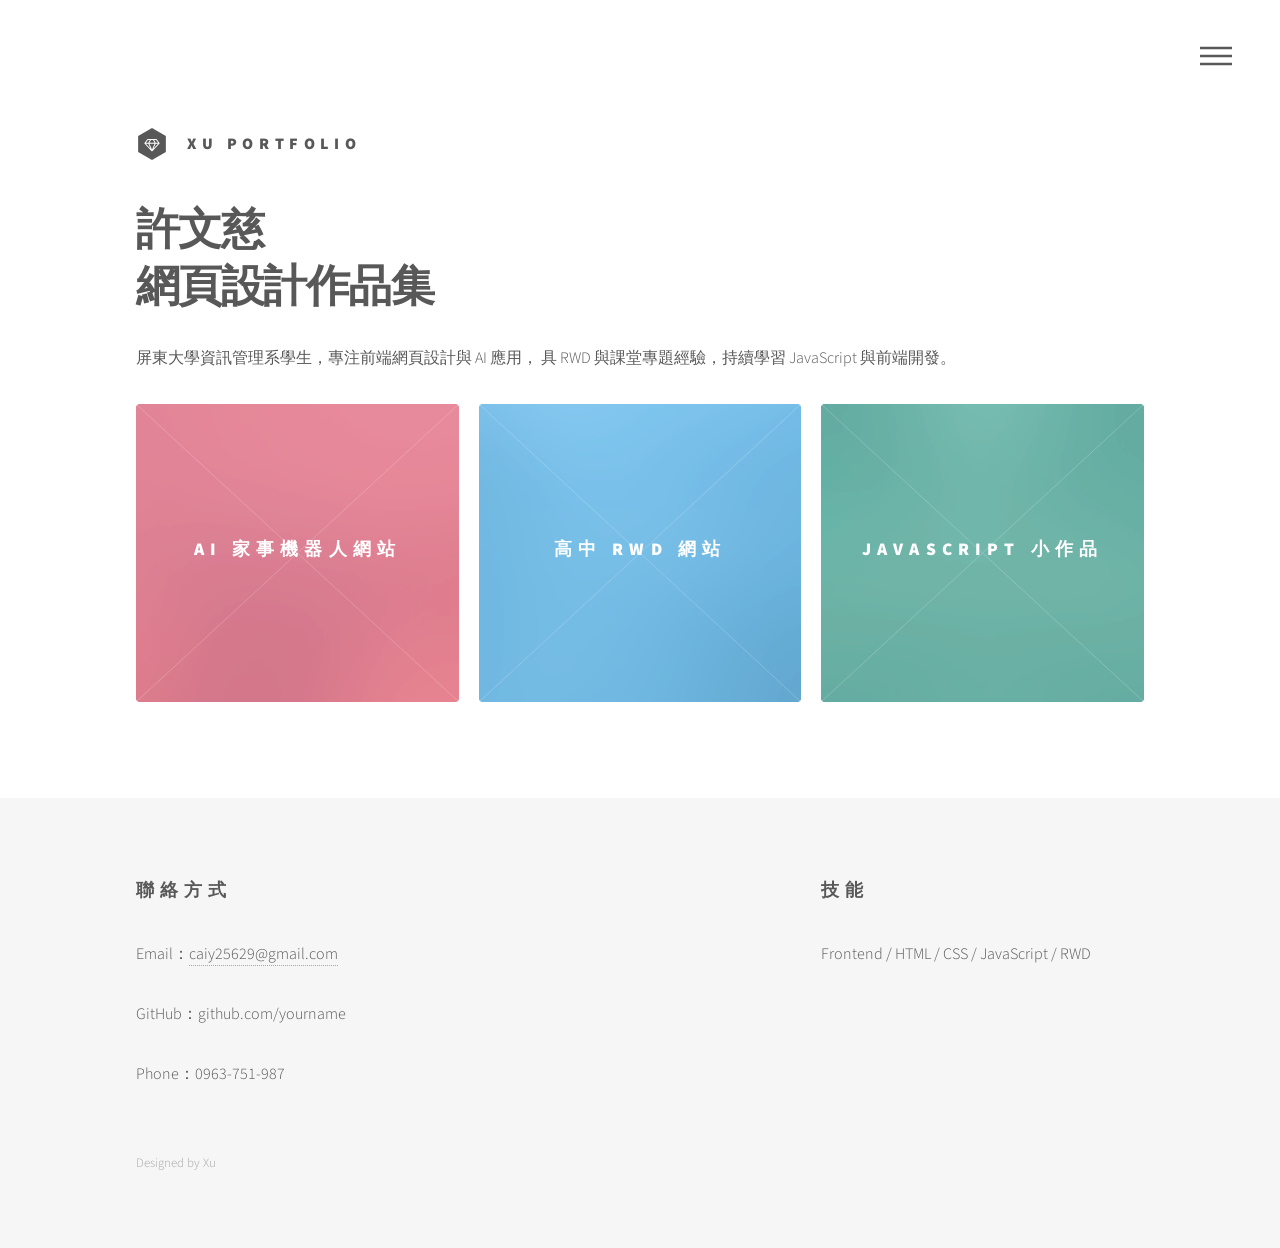
<file: index.html>
<!DOCTYPE HTML>
<html>
<head>
  <title>Portfolio</title>
  <meta charset="utf-8" />
  <meta name="viewport" content="width=device-width, initial-scale=1, user-scalable=no" />
  <link rel="stylesheet" href="assets/css/main.css" />
  <noscript><link rel="stylesheet" href="assets/css/noscript.css" /></noscript>
</head>

<body class="is-preload">

<div id="wrapper">

  <!-- Header -->
  <header id="header">
    <div class="inner">

      <a href="index.html" class="logo">
        <span class="symbol"><img src="images/logo.svg" alt="" /></span>
        <span class="title">Xu Portfolio</span>
      </a>

      <nav>
        <ul>
          <li><a href="#menu">Menu</a></li>
        </ul>
      </nav>

    </div>
  </header>

  <!-- Menu -->
  <nav id="menu">
    <h2>Menu</h2>
    <ul>
      <li><a href="index.html">Home</a></li>
    </ul>
  </nav>

  <!-- Main -->
  <div id="main">
    <div class="inner">

      <header>
        <h1>許文慈<br>網頁設計作品集</h1>
        <p>
          屏東大學資訊管理系學生，專注前端網頁設計與 AI 應用，
          具 RWD 與課堂專題經驗，持續學習 JavaScript 與前端開發。
        </p>
      </header>

      <section class="tiles">

        <!-- 作品1 -->
        <article class="style1">
          <span class="image">
            <img src="images/pic01.jpg" alt="" />
          </span>
          <a href="generic.html">
            <h2>AI 家事機器人網站</h2>
            <div class="content">
              <p>HTML / CSS / JavaScript<br>AI 概念互動展示網站</p>
            </div>
          </a>
        </article>

        <!-- 作品2 -->
        <article class="style2">
          <span class="image">
            <img src="images/pic02.jpg" alt="" />
          </span>
          <a href="generic2.html">
            <h2>高中 RWD 網站</h2>
            <div class="content">
              <p>響應式網頁設計課程作品</p>
            </div>
          </a>
        </article>

        <!-- 作品3 -->
        <article class="style3">
          <span class="image">
            <img src="images/pic03.jpg" alt="" />
          </span>
          <a href="generic3.html">
            <h2>JavaScript 小作品</h2>
            <div class="content">
              <p>ASP.NET Web Forms/資料庫練習</p>
            </div>
          </a>
        </article>

      </section>

    </div>
  </div>

  <!-- Footer -->
  <footer id="footer">
    <div class="inner">

      <section>
        <h2>聯絡方式</h2>
        <p>Email：<a href="mailto:caiy25629@gmail.com">caiy25629@gmail.com</a></p>
        <p>GitHub：github.com/yourname</p>
        <p>Phone：0963-751-987</p>
      </section>

      <section>
        <h2>技能</h2>
        <p>Frontend / HTML / CSS / JavaScript / RWD</p>
      </section>

      <ul class="copyright">
        <li>Designed by Xu</li>
      </ul>

    </div>
  </footer>

</div>

<!-- Scripts -->
<script src="assets/js/jquery.min.js"></script>
<script src="assets/js/browser.min.js"></script>
<script src="assets/js/breakpoints.min.js"></script>
<script src="assets/js/util.js"></script>
<script src="assets/js/main.js"></script>

</body>
</html>
</file>
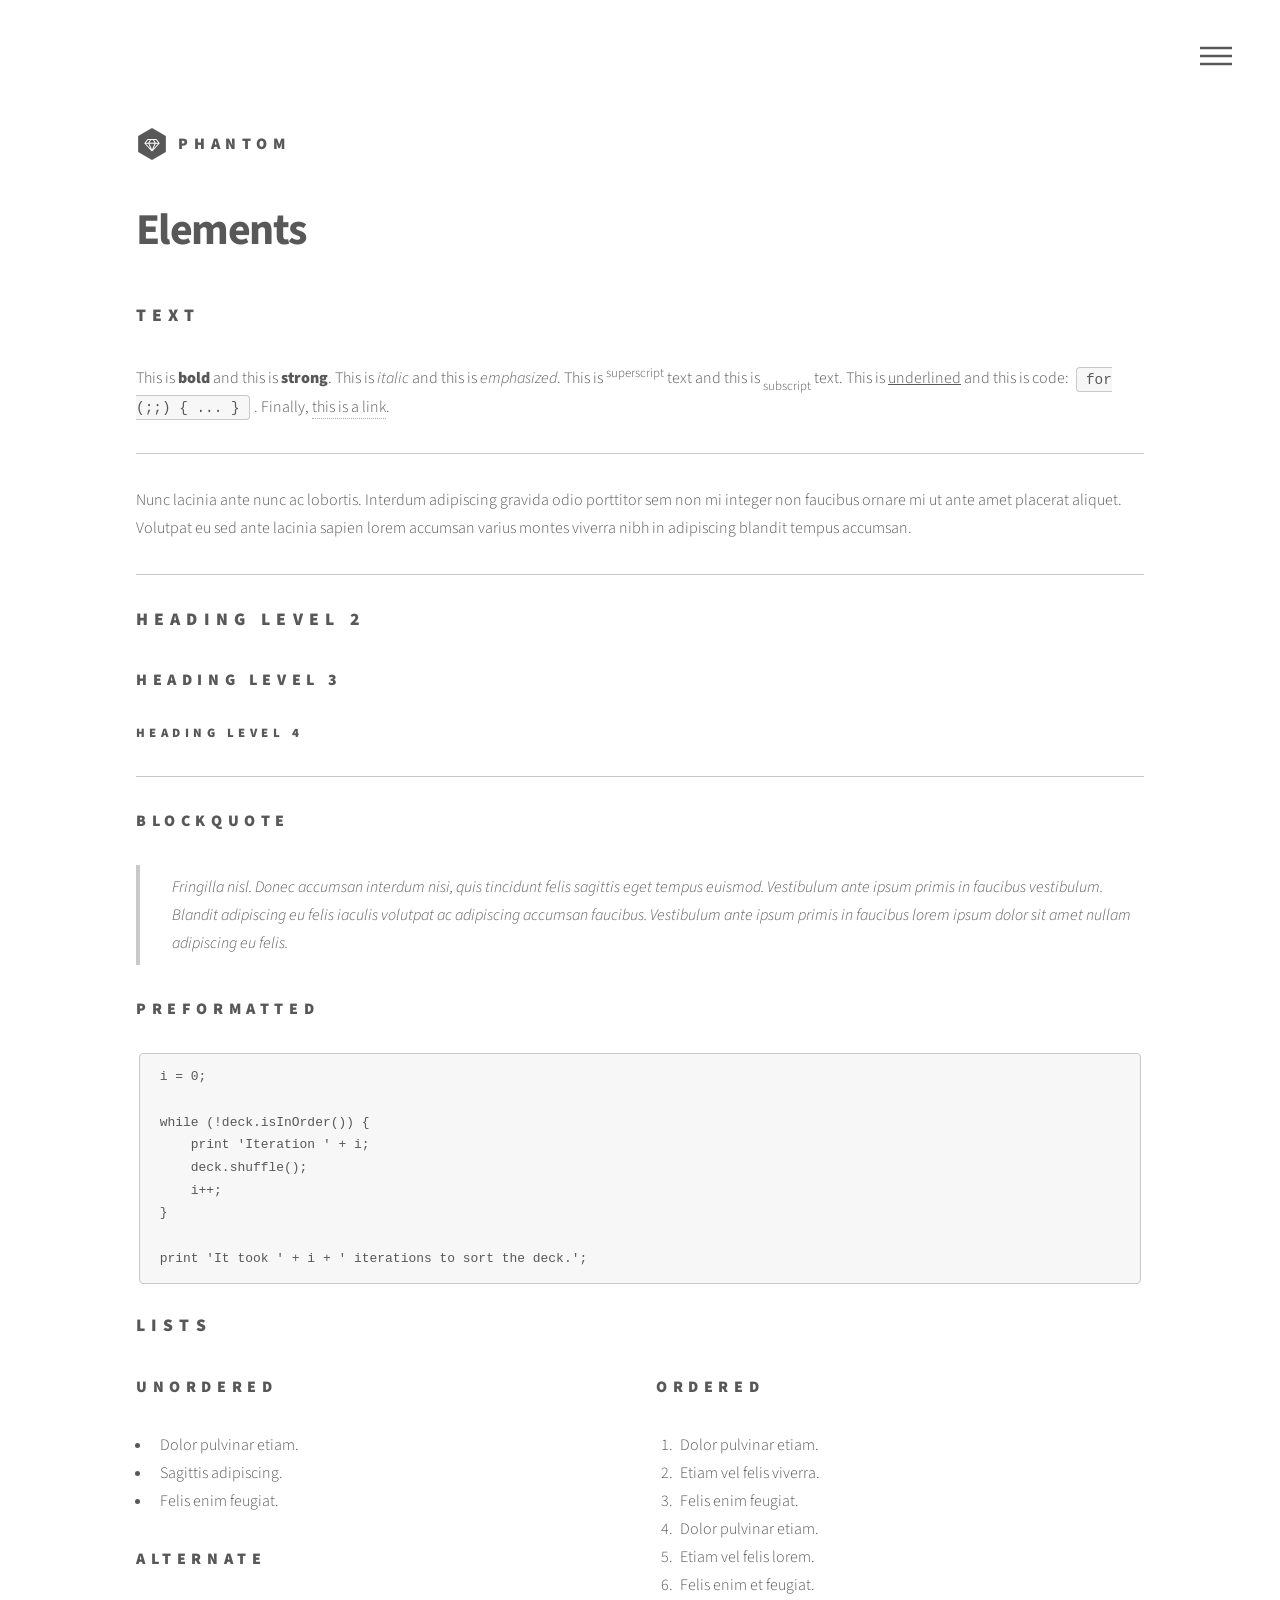
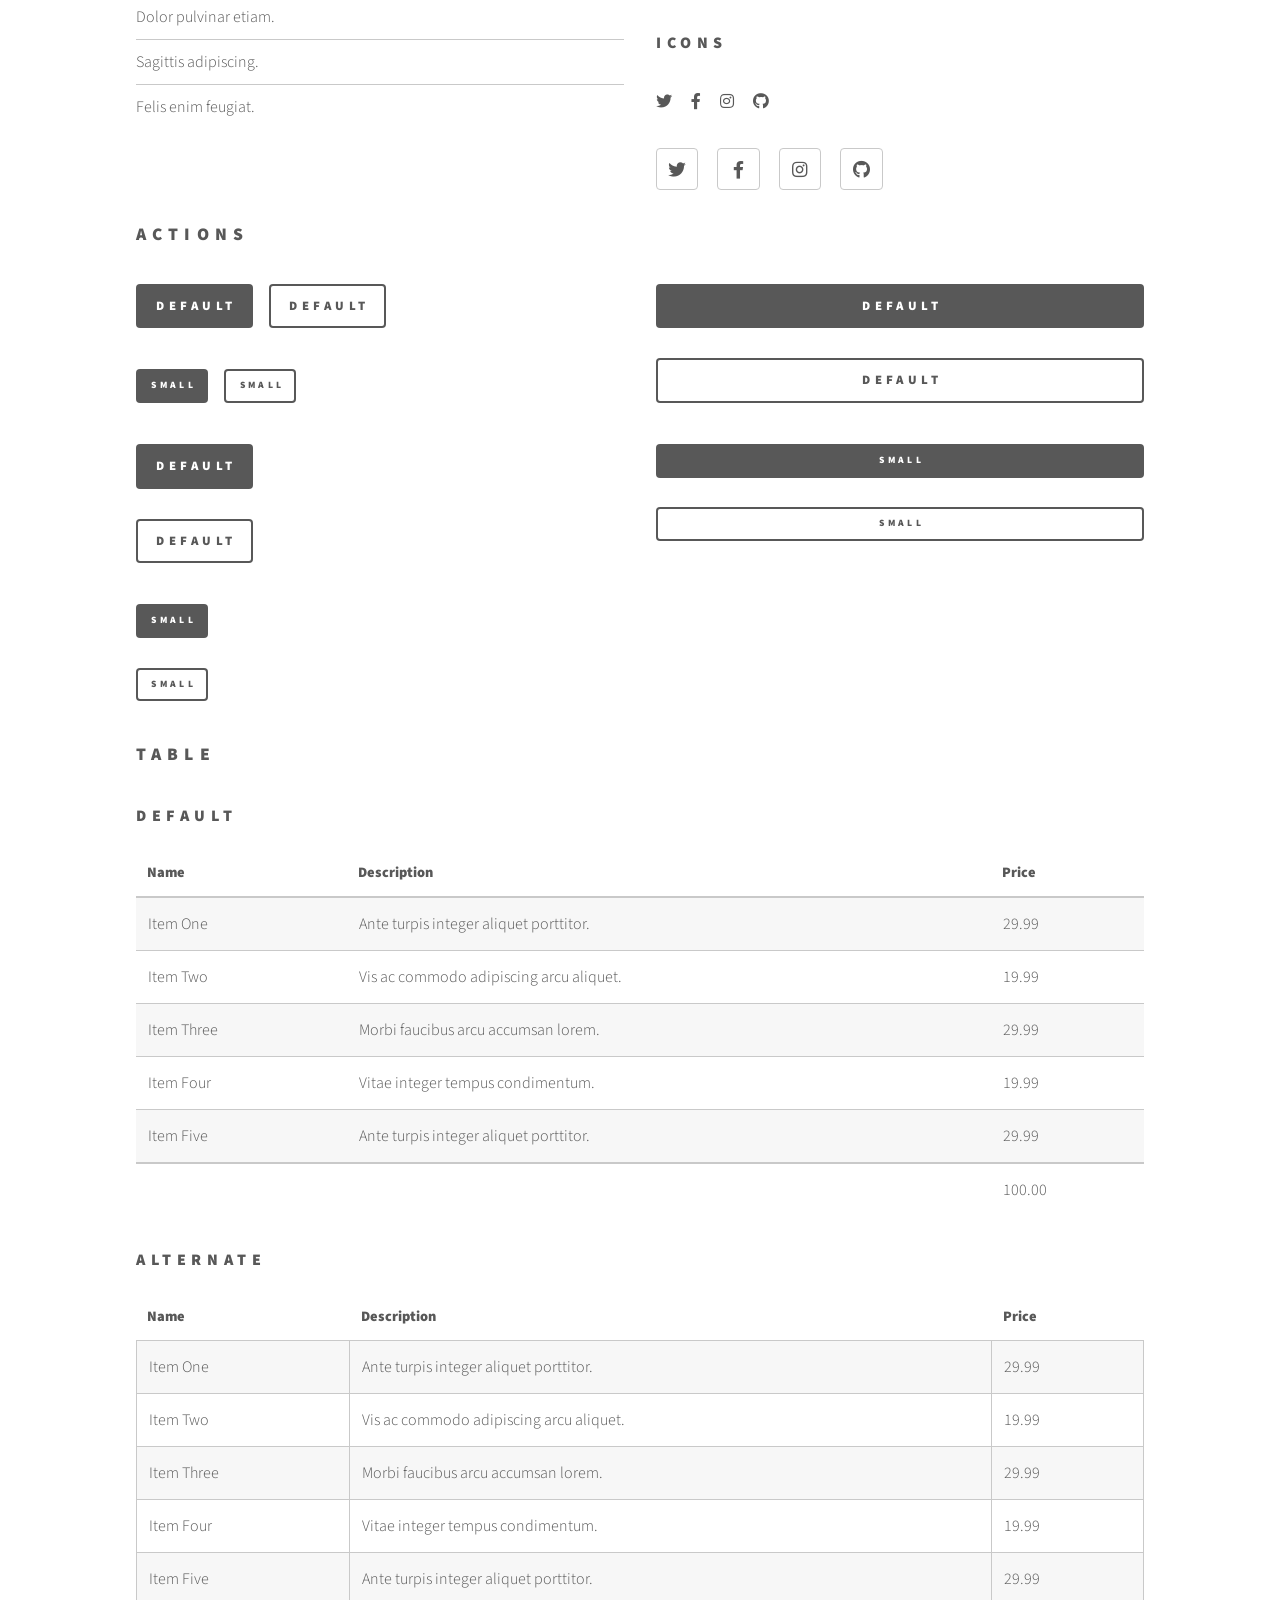
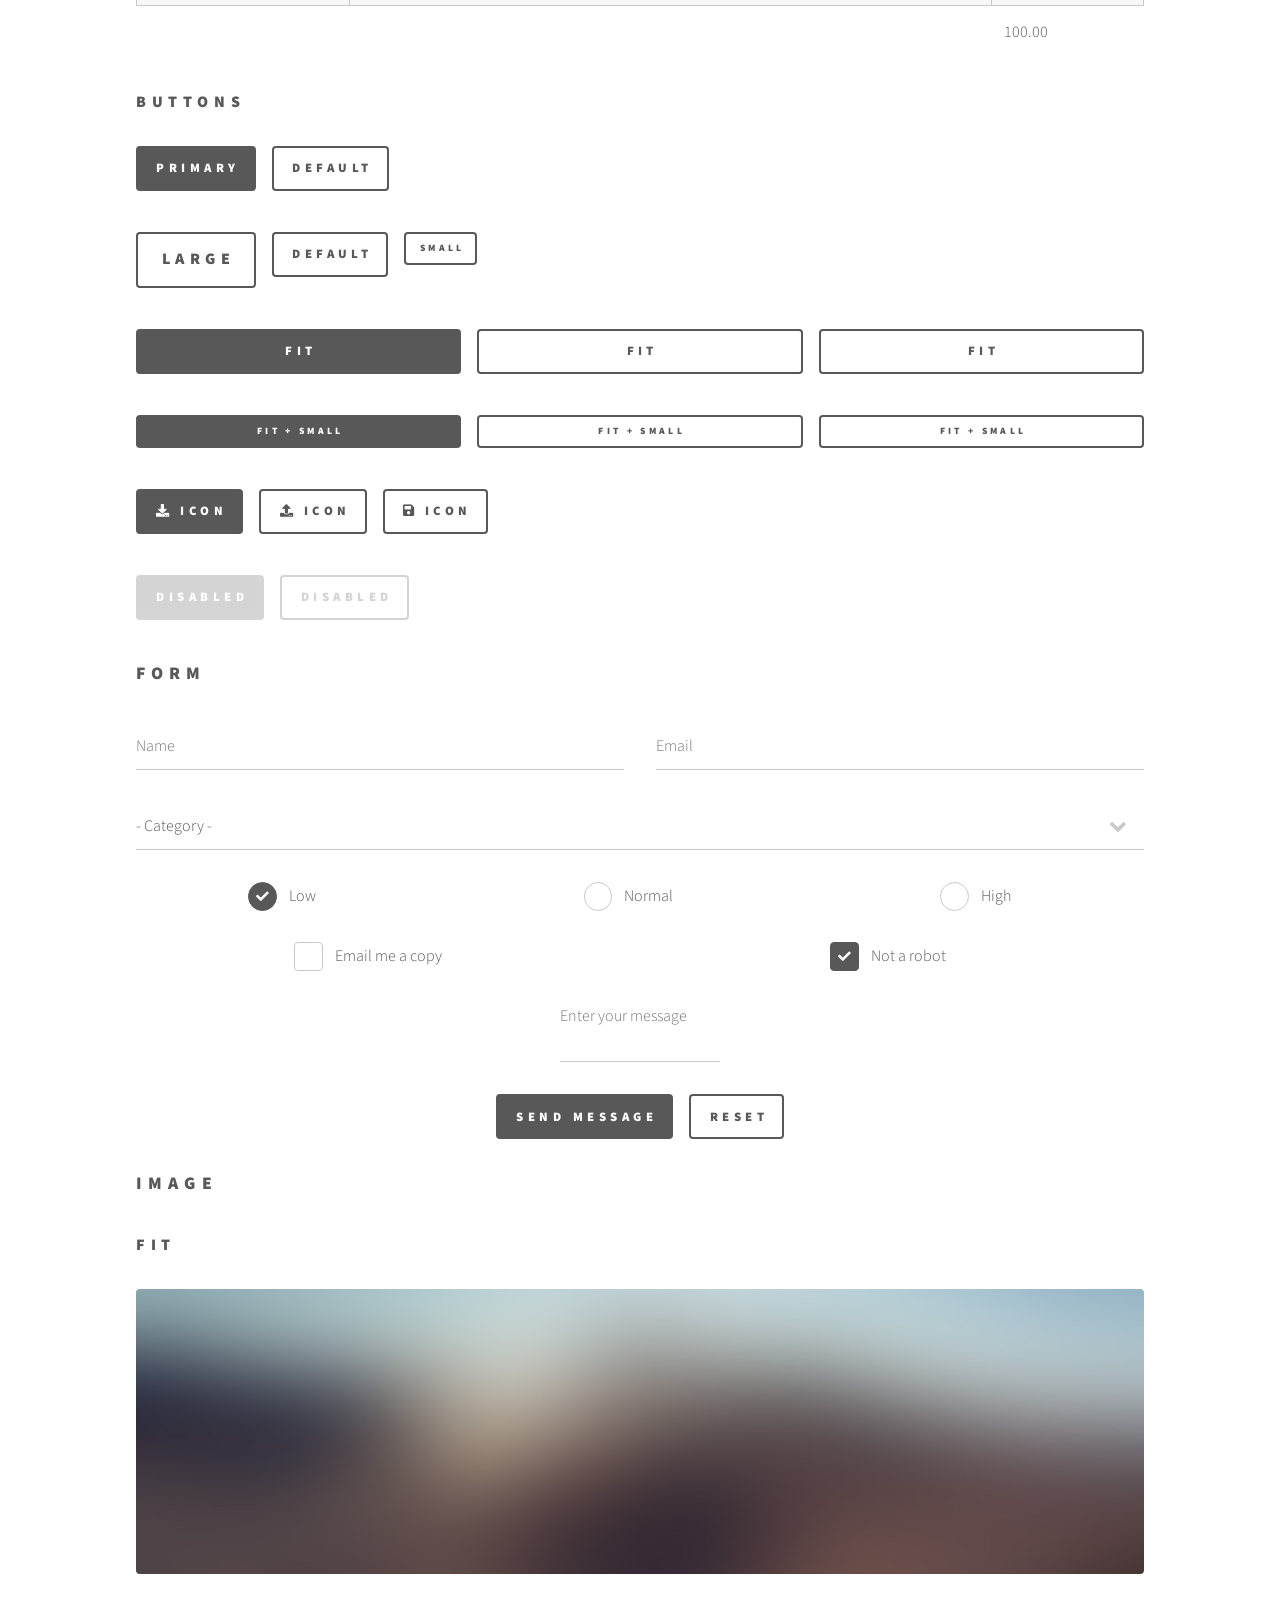
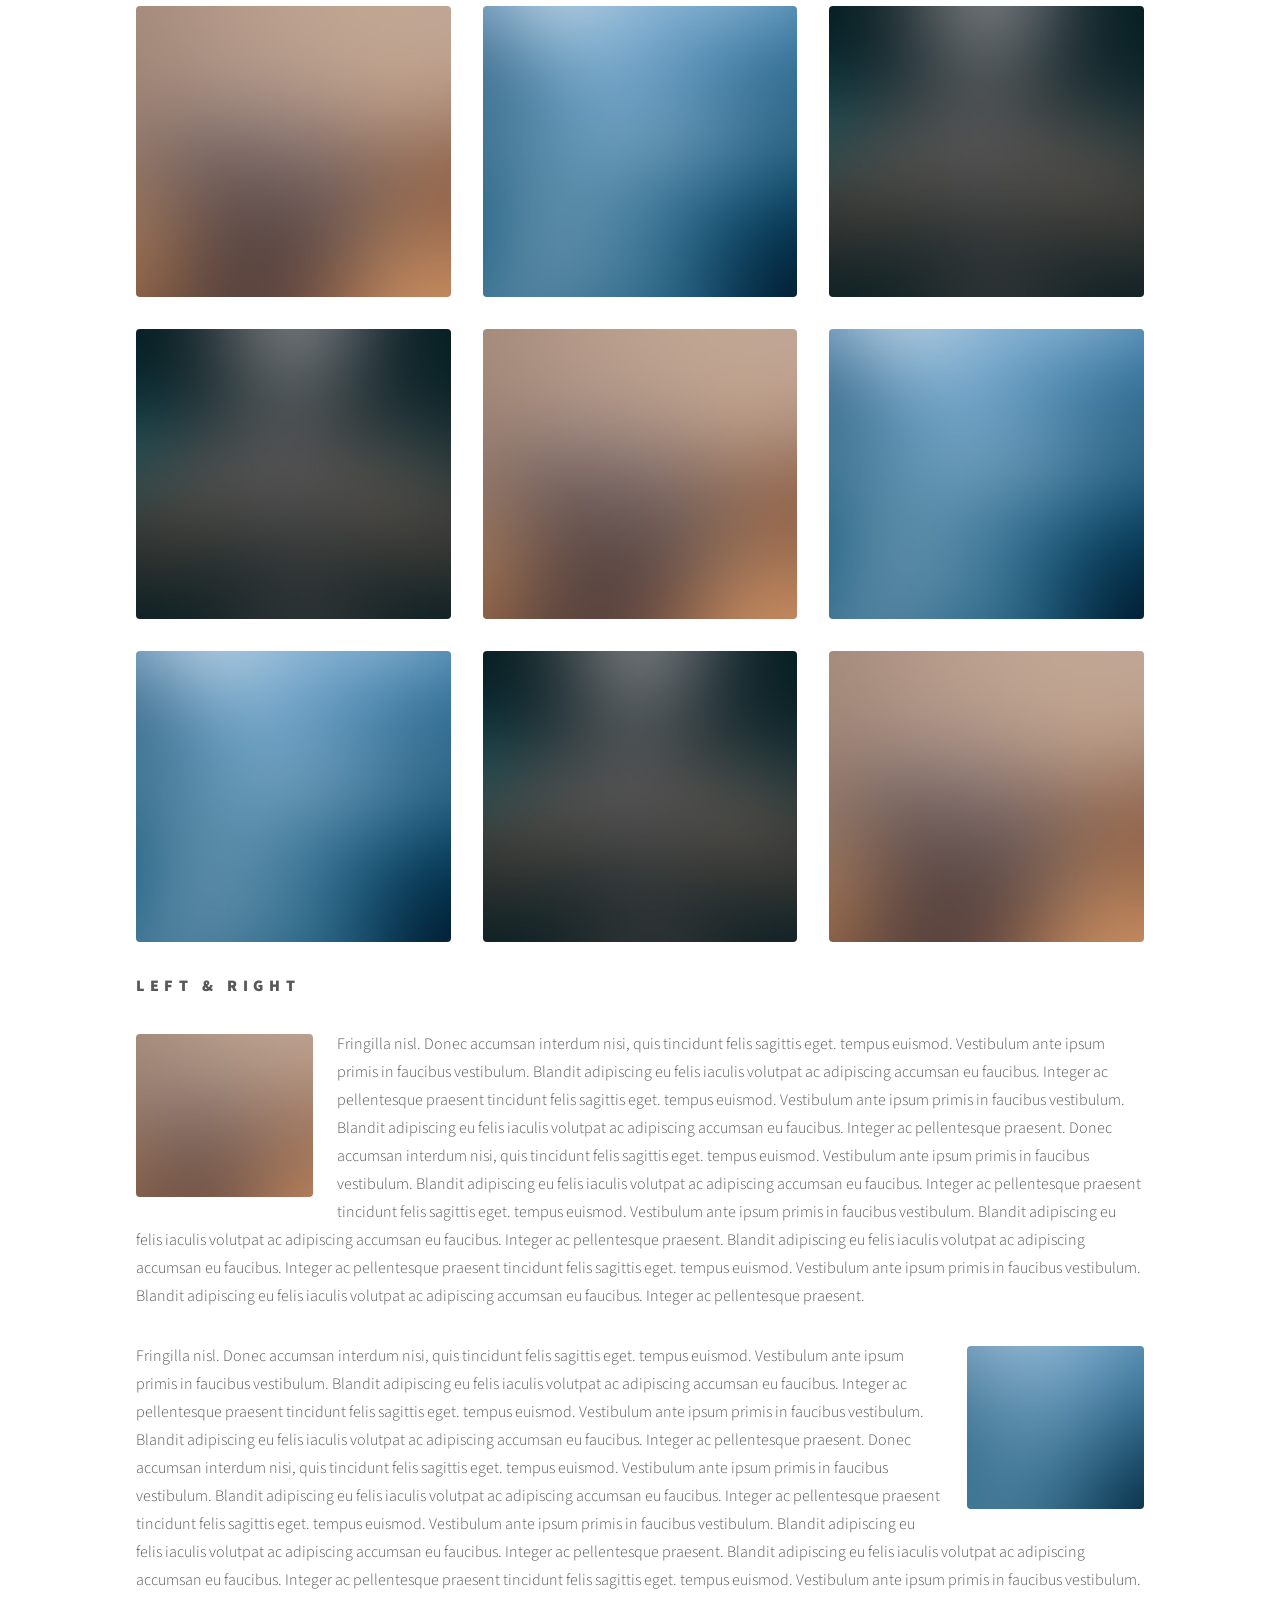
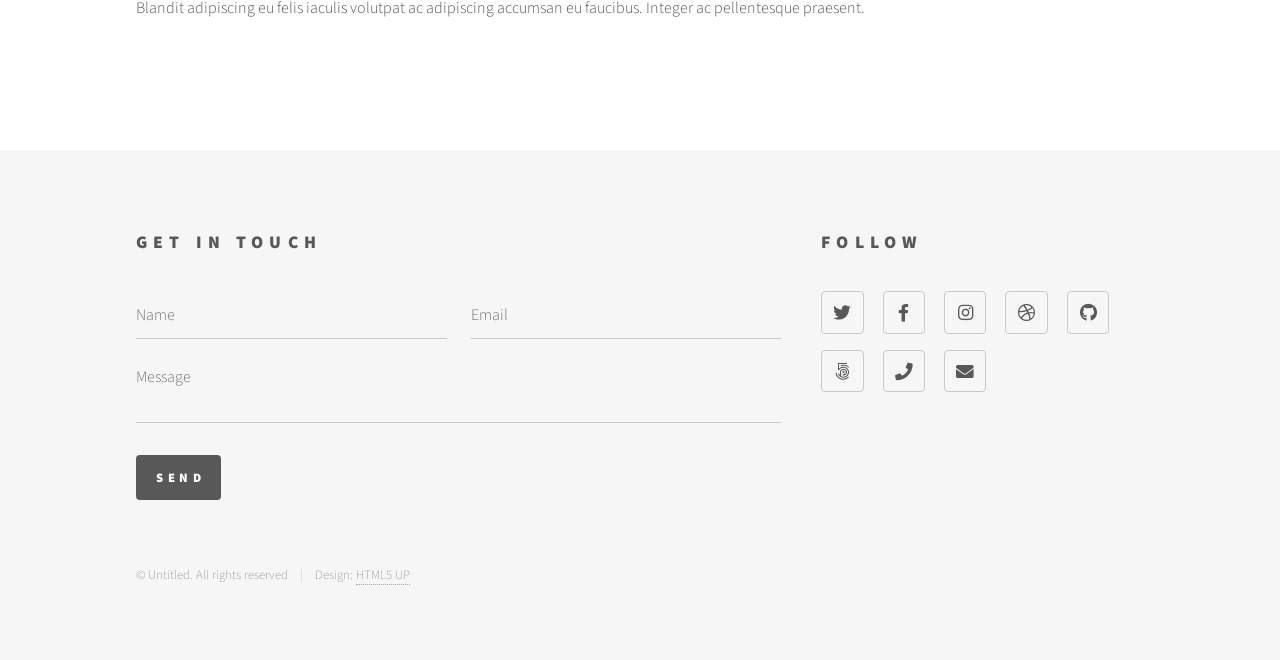
<file: elements.html>
<!DOCTYPE HTML>
<!--
	Phantom by HTML5 UP
	html5up.net | @ajlkn
	Free for personal and commercial use under the CCA 3.0 license (html5up.net/license)
-->
<html>
	<head>
		<title>Elements - Phantom by HTML5 UP</title>
		<meta charset="utf-8" />
		<meta name="viewport" content="width=device-width, initial-scale=1, user-scalable=no" />
		<link rel="stylesheet" href="assets/css/main.css" />
		<noscript><link rel="stylesheet" href="assets/css/noscript.css" /></noscript>
	</head>
	<body class="is-preload">
		<!-- Wrapper -->
			<div id="wrapper">

				<!-- Header -->
					<header id="header">
						<div class="inner">

							<!-- Logo -->
								<a href="index.html" class="logo">
									<span class="symbol"><img src="images/logo.svg" alt="" /></span><span class="title">Phantom</span>
								</a>

							<!-- Nav -->
								<nav>
									<ul>
										<li><a href="#menu">Menu</a></li>
									</ul>
								</nav>

						</div>
					</header>

				<!-- Menu -->
					<nav id="menu">
						<h2>Menu</h2>
						<ul>
							<li><a href="index.html">Home</a></li>
							<li><a href="generic.html">Ipsum veroeros</a></li>
							<li><a href="generic.html">Tempus etiam</a></li>
							<li><a href="generic.html">Consequat dolor</a></li>
							<li><a href="elements.html">Elements</a></li>
						</ul>
					</nav>

				<!-- Main -->
					<div id="main">
						<div class="inner">
							<h1>Elements</h1>

							<!-- Text -->
								<section>
									<h2>Text</h2>
									<p>This is <b>bold</b> and this is <strong>strong</strong>. This is <i>italic</i> and this is <em>emphasized</em>.
									This is <sup>superscript</sup> text and this is <sub>subscript</sub> text.
									This is <u>underlined</u> and this is code: <code>for (;;) { ... }</code>. Finally, <a href="#">this is a link</a>.</p>
									<hr />
									<p>Nunc lacinia ante nunc ac lobortis. Interdum adipiscing gravida odio porttitor sem non mi integer non faucibus ornare mi ut ante amet placerat aliquet. Volutpat eu sed ante lacinia sapien lorem accumsan varius montes viverra nibh in adipiscing blandit tempus accumsan.</p>
									<hr />
									<h2>Heading Level 2</h2>
									<h3>Heading Level 3</h3>
									<h4>Heading Level 4</h4>
									<hr />
									<h3>Blockquote</h3>
									<blockquote>Fringilla nisl. Donec accumsan interdum nisi, quis tincidunt felis sagittis eget tempus euismod. Vestibulum ante ipsum primis in faucibus vestibulum. Blandit adipiscing eu felis iaculis volutpat ac adipiscing accumsan faucibus. Vestibulum ante ipsum primis in faucibus lorem ipsum dolor sit amet nullam adipiscing eu felis.</blockquote>
									<h3>Preformatted</h3>
									<pre><code>i = 0;

while (!deck.isInOrder()) {
    print 'Iteration ' + i;
    deck.shuffle();
    i++;
}

print 'It took ' + i + ' iterations to sort the deck.';</code></pre>
								</section>

							<!-- Lists -->
								<section>
									<h2>Lists</h2>
									<div class="row">
										<div class="col-6 col-12-medium">
											<h3>Unordered</h3>
											<ul>
												<li>Dolor pulvinar etiam.</li>
												<li>Sagittis adipiscing.</li>
												<li>Felis enim feugiat.</li>
											</ul>
											<h3>Alternate</h3>
											<ul class="alt">
												<li>Dolor pulvinar etiam.</li>
												<li>Sagittis adipiscing.</li>
												<li>Felis enim feugiat.</li>
											</ul>
										</div>
										<div class="col-6 col-12-medium">
											<h3>Ordered</h3>
											<ol>
												<li>Dolor pulvinar etiam.</li>
												<li>Etiam vel felis viverra.</li>
												<li>Felis enim feugiat.</li>
												<li>Dolor pulvinar etiam.</li>
												<li>Etiam vel felis lorem.</li>
												<li>Felis enim et feugiat.</li>
											</ol>
											<h3>Icons</h3>
											<ul class="icons">
												<li><a href="#" class="icon brands style1 fa-twitter"><span class="label">Twitter</span></a></li>
												<li><a href="#" class="icon brands style1 fa-facebook-f"><span class="label">Facebook</span></a></li>
												<li><a href="#" class="icon brands style1 fa-instagram"><span class="label">Instagram</span></a></li>
												<li><a href="#" class="icon brands style1 fa-github"><span class="label">Github</span></a></li>
											</ul>
											<ul class="icons">
												<li><a href="#" class="icon brands style2 fa-twitter"><span class="label">Twitter</span></a></li>
												<li><a href="#" class="icon brands style2 fa-facebook-f"><span class="label">Facebook</span></a></li>
												<li><a href="#" class="icon brands style2 fa-instagram"><span class="label">Instagram</span></a></li>
												<li><a href="#" class="icon brands style2 fa-github"><span class="label">Github</span></a></li>
											</ul>
										</div>
									</div>
									<h2>Actions</h2>
									<div class="row">
										<div class="col-6 col-12-medium">
											<ul class="actions">
												<li><a href="#" class="button primary">Default</a></li>
												<li><a href="#" class="button">Default</a></li>
											</ul>
											<ul class="actions small">
												<li><a href="#" class="button primary small">Small</a></li>
												<li><a href="#" class="button small">Small</a></li>
											</ul>
											<ul class="actions stacked">
												<li><a href="#" class="button primary">Default</a></li>
												<li><a href="#" class="button">Default</a></li>
											</ul>
											<ul class="actions stacked">
												<li><a href="#" class="button primary small">Small</a></li>
												<li><a href="#" class="button small">Small</a></li>
											</ul>
										</div>
										<div class="col-6 col-12-medium">
											<ul class="actions stacked">
												<li><a href="#" class="button primary fit">Default</a></li>
												<li><a href="#" class="button fit">Default</a></li>
											</ul>
											<ul class="actions stacked">
												<li><a href="#" class="button primary small fit">Small</a></li>
												<li><a href="#" class="button small fit">Small</a></li>
											</ul>
										</div>
									</div>
								</section>

							<!-- Table -->
								<section>
									<h2>Table</h2>
									<h3>Default</h3>
									<div class="table-wrapper">
										<table>
											<thead>
												<tr>
													<th>Name</th>
													<th>Description</th>
													<th>Price</th>
												</tr>
											</thead>
											<tbody>
												<tr>
													<td>Item One</td>
													<td>Ante turpis integer aliquet porttitor.</td>
													<td>29.99</td>
												</tr>
												<tr>
													<td>Item Two</td>
													<td>Vis ac commodo adipiscing arcu aliquet.</td>
													<td>19.99</td>
												</tr>
												<tr>
													<td>Item Three</td>
													<td> Morbi faucibus arcu accumsan lorem.</td>
													<td>29.99</td>
												</tr>
												<tr>
													<td>Item Four</td>
													<td>Vitae integer tempus condimentum.</td>
													<td>19.99</td>
												</tr>
												<tr>
													<td>Item Five</td>
													<td>Ante turpis integer aliquet porttitor.</td>
													<td>29.99</td>
												</tr>
											</tbody>
											<tfoot>
												<tr>
													<td colspan="2"></td>
													<td>100.00</td>
												</tr>
											</tfoot>
										</table>
									</div>

									<h3>Alternate</h3>
									<div class="table-wrapper">
										<table class="alt">
											<thead>
												<tr>
													<th>Name</th>
													<th>Description</th>
													<th>Price</th>
												</tr>
											</thead>
											<tbody>
												<tr>
													<td>Item One</td>
													<td>Ante turpis integer aliquet porttitor.</td>
													<td>29.99</td>
												</tr>
												<tr>
													<td>Item Two</td>
													<td>Vis ac commodo adipiscing arcu aliquet.</td>
													<td>19.99</td>
												</tr>
												<tr>
													<td>Item Three</td>
													<td> Morbi faucibus arcu accumsan lorem.</td>
													<td>29.99</td>
												</tr>
												<tr>
													<td>Item Four</td>
													<td>Vitae integer tempus condimentum.</td>
													<td>19.99</td>
												</tr>
												<tr>
													<td>Item Five</td>
													<td>Ante turpis integer aliquet porttitor.</td>
													<td>29.99</td>
												</tr>
											</tbody>
											<tfoot>
												<tr>
													<td colspan="2"></td>
													<td>100.00</td>
												</tr>
											</tfoot>
										</table>
									</div>
								</section>

							<!-- Buttons -->
								<section>
									<h3>Buttons</h3>
									<ul class="actions">
										<li><a href="#" class="button primary">Primary</a></li>
										<li><a href="#" class="button">Default</a></li>
									</ul>
									<ul class="actions">
										<li><a href="#" class="button large">Large</a></li>
										<li><a href="#" class="button">Default</a></li>
										<li><a href="#" class="button small">Small</a></li>
									</ul>
									<ul class="actions fit">
										<li><a href="#" class="button primary fit">Fit</a></li>
										<li><a href="#" class="button fit">Fit</a></li>
										<li><a href="#" class="button fit">Fit</a></li>
									</ul>
									<ul class="actions fit small">
										<li><a href="#" class="button primary fit small">Fit + Small</a></li>
										<li><a href="#" class="button fit small">Fit + Small</a></li>
										<li><a href="#" class="button fit small">Fit + Small</a></li>
									</ul>
									<ul class="actions">
										<li><a href="#" class="button primary icon solid fa-download">Icon</a></li>
										<li><a href="#" class="button icon solid fa-upload">Icon</a></li>
										<li><a href="#" class="button icon solid fa-save">Icon</a></li>
									</ul>
									<ul class="actions">
										<li><span class="button primary disabled">Disabled</span></li>
										<li><span class="button disabled">Disabled</span></li>
									</ul>
								</section>

							<!-- Form -->
								<section>
									<h2>Form</h2>
									<form method="post" action="#">
										<div class="row gtr-uniform">
											<div class="col-6 col-12-xsmall">
												<input type="text" name="demo-name" id="demo-name" value="" placeholder="Name" />
											</div>
											<div class="col-6 col-12-xsmall">
												<input type="email" name="demo-email" id="demo-email" value="" placeholder="Email" />
											</div>
											<div class="col-12">
												<select name="demo-category" id="demo-category">
													<option value="">- Category -</option>
													<option value="1">Manufacturing</option>
													<option value="1">Shipping</option>
													<option value="1">Administration</option>
													<option value="1">Human Resources</option>
												</select>
											</div>
											<div class="col-4 col-12-small">
												<input type="radio" id="demo-priority-low" name="demo-priority" checked>
												<label for="demo-priority-low">Low</label>
											</div>
											<div class="col-4 col-12-small">
												<input type="radio" id="demo-priority-normal" name="demo-priority">
												<label for="demo-priority-normal">Normal</label>
											</div>
											<div class="col-4 col-12-small">
												<input type="radio" id="demo-priority-high" name="demo-priority">
												<label for="demo-priority-high">High</label>
											</div>
											<div class="col-6 col-12-small">
												<input type="checkbox" id="demo-copy" name="demo-copy">
												<label for="demo-copy">Email me a copy</label>
											</div>
											<div class="col-6 col-12-small">
												<input type="checkbox" id="demo-human" name="demo-human" checked>
												<label for="demo-human">Not a robot</label>
											</div>
											<div class="col-12">
												<textarea name="demo-message" id="demo-message" placeholder="Enter your message" rows="6"></textarea>
											</div>
											<div class="col-12">
												<ul class="actions">
													<li><input type="submit" value="Send Message" class="primary" /></li>
													<li><input type="reset" value="Reset" /></li>
												</ul>
											</div>
										</div>
									</form>
								</section>

							<!-- Image -->
								<section>
									<h2>Image</h2>
									<h3>Fit</h3>
									<div class="box alt">
										<div class="row gtr-uniform">
											<div class="col-12"><span class="image fit"><img src="images/pic13.jpg" alt="" /></span></div>
											<div class="col-4"><span class="image fit"><img src="images/pic01.jpg" alt="" /></span></div>
											<div class="col-4"><span class="image fit"><img src="images/pic02.jpg" alt="" /></span></div>
											<div class="col-4"><span class="image fit"><img src="images/pic03.jpg" alt="" /></span></div>
											<div class="col-4"><span class="image fit"><img src="images/pic03.jpg" alt="" /></span></div>
											<div class="col-4"><span class="image fit"><img src="images/pic01.jpg" alt="" /></span></div>
											<div class="col-4"><span class="image fit"><img src="images/pic02.jpg" alt="" /></span></div>
											<div class="col-4"><span class="image fit"><img src="images/pic02.jpg" alt="" /></span></div>
											<div class="col-4"><span class="image fit"><img src="images/pic03.jpg" alt="" /></span></div>
											<div class="col-4"><span class="image fit"><img src="images/pic01.jpg" alt="" /></span></div>
										</div>
									</div>
									<h3>Left &amp; Right</h3>
									<p><span class="image left"><img src="images/pic14.jpg" alt="" /></span>Fringilla nisl. Donec accumsan interdum nisi, quis tincidunt felis sagittis eget. tempus euismod. Vestibulum ante ipsum primis in faucibus vestibulum. Blandit adipiscing eu felis iaculis volutpat ac adipiscing accumsan eu faucibus. Integer ac pellentesque praesent tincidunt felis sagittis eget. tempus euismod. Vestibulum ante ipsum primis in faucibus vestibulum. Blandit adipiscing eu felis iaculis volutpat ac adipiscing accumsan eu faucibus. Integer ac pellentesque praesent. Donec accumsan interdum nisi, quis tincidunt felis sagittis eget. tempus euismod. Vestibulum ante ipsum primis in faucibus vestibulum. Blandit adipiscing eu felis iaculis volutpat ac adipiscing accumsan eu faucibus. Integer ac pellentesque praesent tincidunt felis sagittis eget. tempus euismod. Vestibulum ante ipsum primis in faucibus vestibulum. Blandit adipiscing eu felis iaculis volutpat ac adipiscing accumsan eu faucibus. Integer ac pellentesque praesent. Blandit adipiscing eu felis iaculis volutpat ac adipiscing accumsan eu faucibus. Integer ac pellentesque praesent tincidunt felis sagittis eget. tempus euismod. Vestibulum ante ipsum primis in faucibus vestibulum. Blandit adipiscing eu felis iaculis volutpat ac adipiscing accumsan eu faucibus. Integer ac pellentesque praesent.</p>
									<p><span class="image right"><img src="images/pic15.jpg" alt="" /></span>Fringilla nisl. Donec accumsan interdum nisi, quis tincidunt felis sagittis eget. tempus euismod. Vestibulum ante ipsum primis in faucibus vestibulum. Blandit adipiscing eu felis iaculis volutpat ac adipiscing accumsan eu faucibus. Integer ac pellentesque praesent tincidunt felis sagittis eget. tempus euismod. Vestibulum ante ipsum primis in faucibus vestibulum. Blandit adipiscing eu felis iaculis volutpat ac adipiscing accumsan eu faucibus. Integer ac pellentesque praesent. Donec accumsan interdum nisi, quis tincidunt felis sagittis eget. tempus euismod. Vestibulum ante ipsum primis in faucibus vestibulum. Blandit adipiscing eu felis iaculis volutpat ac adipiscing accumsan eu faucibus. Integer ac pellentesque praesent tincidunt felis sagittis eget. tempus euismod. Vestibulum ante ipsum primis in faucibus vestibulum. Blandit adipiscing eu felis iaculis volutpat ac adipiscing accumsan eu faucibus. Integer ac pellentesque praesent. Blandit adipiscing eu felis iaculis volutpat ac adipiscing accumsan eu faucibus. Integer ac pellentesque praesent tincidunt felis sagittis eget. tempus euismod. Vestibulum ante ipsum primis in faucibus vestibulum. Blandit adipiscing eu felis iaculis volutpat ac adipiscing accumsan eu faucibus. Integer ac pellentesque praesent.</p>
								</section>

						</div>
					</div>

				<!-- Footer -->
					<footer id="footer">
						<div class="inner">
							<section>
								<h2>Get in touch</h2>
								<form method="post" action="#">
									<div class="fields">
										<div class="field half">
											<input type="text" name="name" id="name" placeholder="Name" />
										</div>
										<div class="field half">
											<input type="email" name="email" id="email" placeholder="Email" />
										</div>
										<div class="field">
											<textarea name="message" id="message" placeholder="Message"></textarea>
										</div>
									</div>
									<ul class="actions">
										<li><input type="submit" value="Send" class="primary" /></li>
									</ul>
								</form>
							</section>
							<section>
								<h2>Follow</h2>
								<ul class="icons">
									<li><a href="#" class="icon brands style2 fa-twitter"><span class="label">Twitter</span></a></li>
									<li><a href="#" class="icon brands style2 fa-facebook-f"><span class="label">Facebook</span></a></li>
									<li><a href="#" class="icon brands style2 fa-instagram"><span class="label">Instagram</span></a></li>
									<li><a href="#" class="icon brands style2 fa-dribbble"><span class="label">Dribbble</span></a></li>
									<li><a href="#" class="icon brands style2 fa-github"><span class="label">GitHub</span></a></li>
									<li><a href="#" class="icon brands style2 fa-500px"><span class="label">500px</span></a></li>
									<li><a href="#" class="icon solid style2 fa-phone"><span class="label">Phone</span></a></li>
									<li><a href="#" class="icon solid style2 fa-envelope"><span class="label">Email</span></a></li>
								</ul>
							</section>
							<ul class="copyright">
								<li>&copy; Untitled. All rights reserved</li><li>Design: <a href="http://html5up.net">HTML5 UP</a></li>
							</ul>
						</div>
					</footer>

			</div>

		<!-- Scripts -->
			<script src="assets/js/jquery.min.js"></script>
			<script src="assets/js/browser.min.js"></script>
			<script src="assets/js/breakpoints.min.js"></script>
			<script src="assets/js/util.js"></script>
			<script src="assets/js/main.js"></script>

	</body>
</html>
</file>
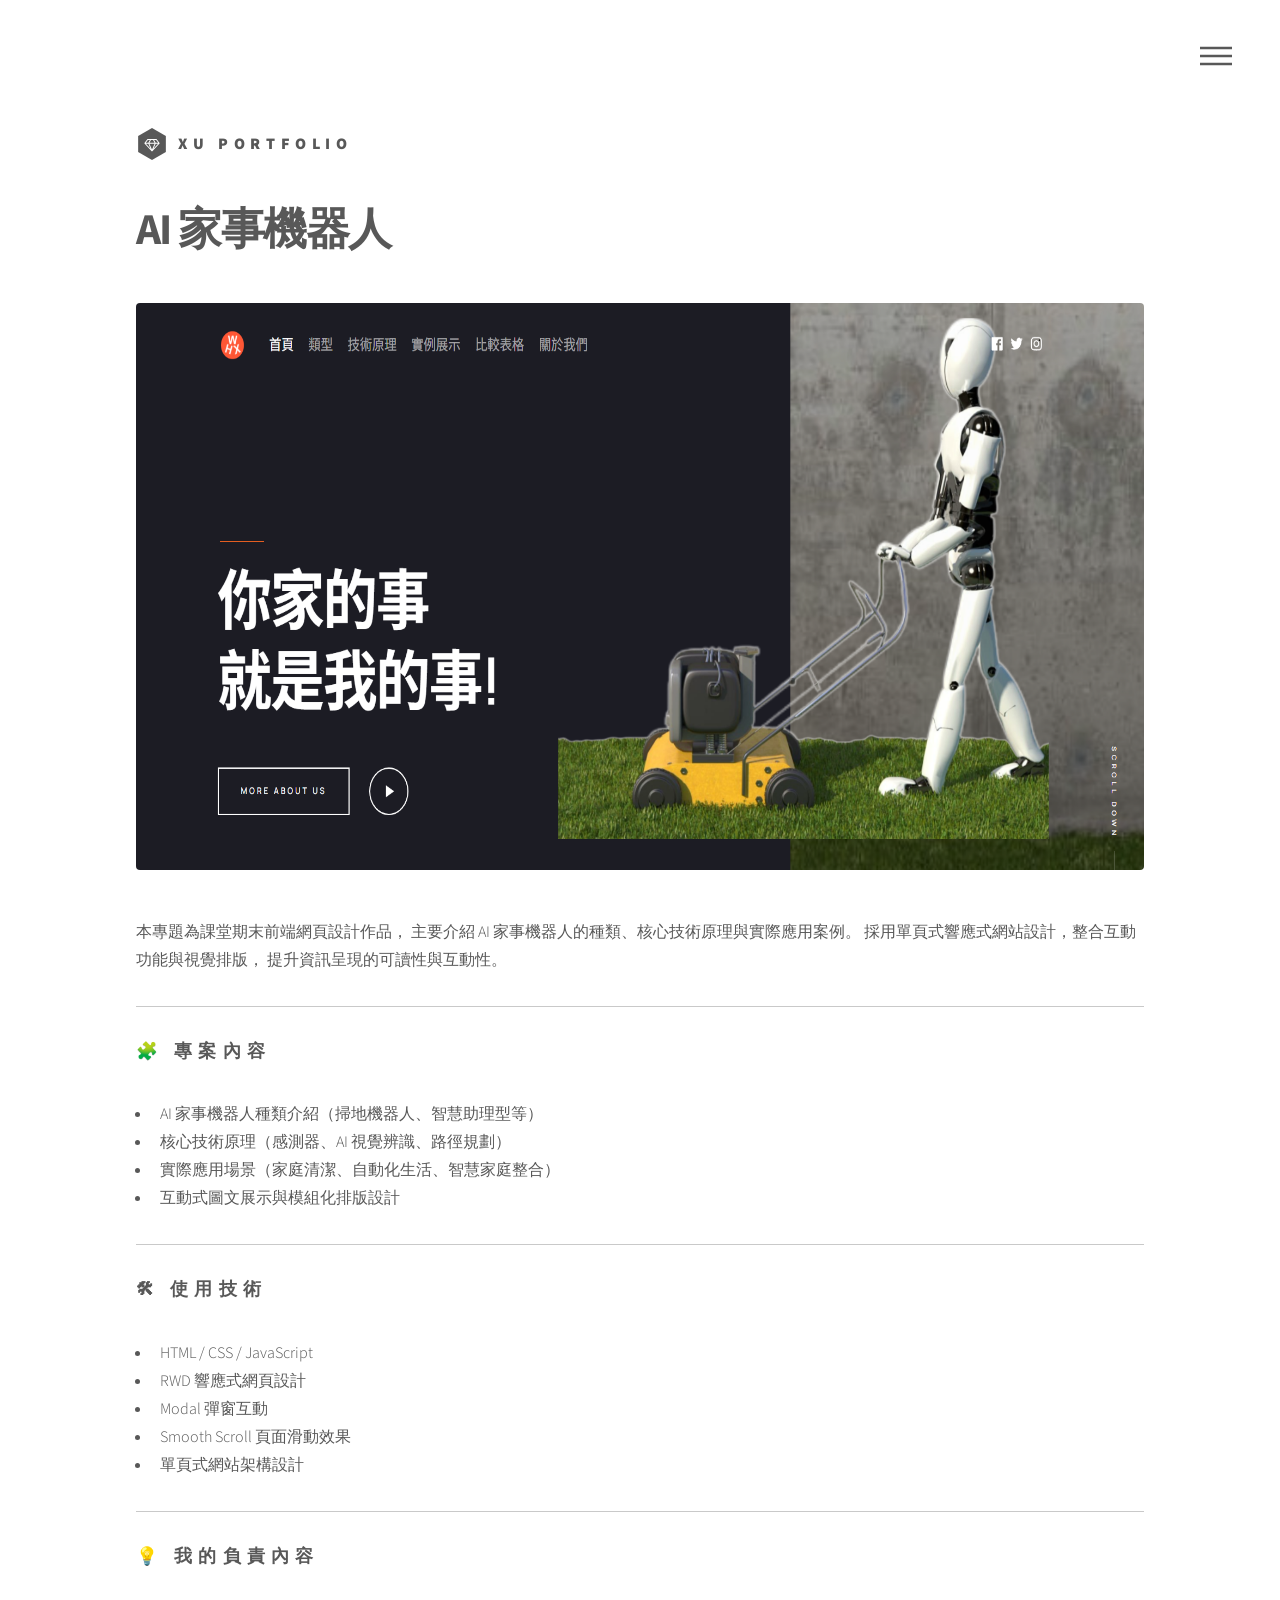
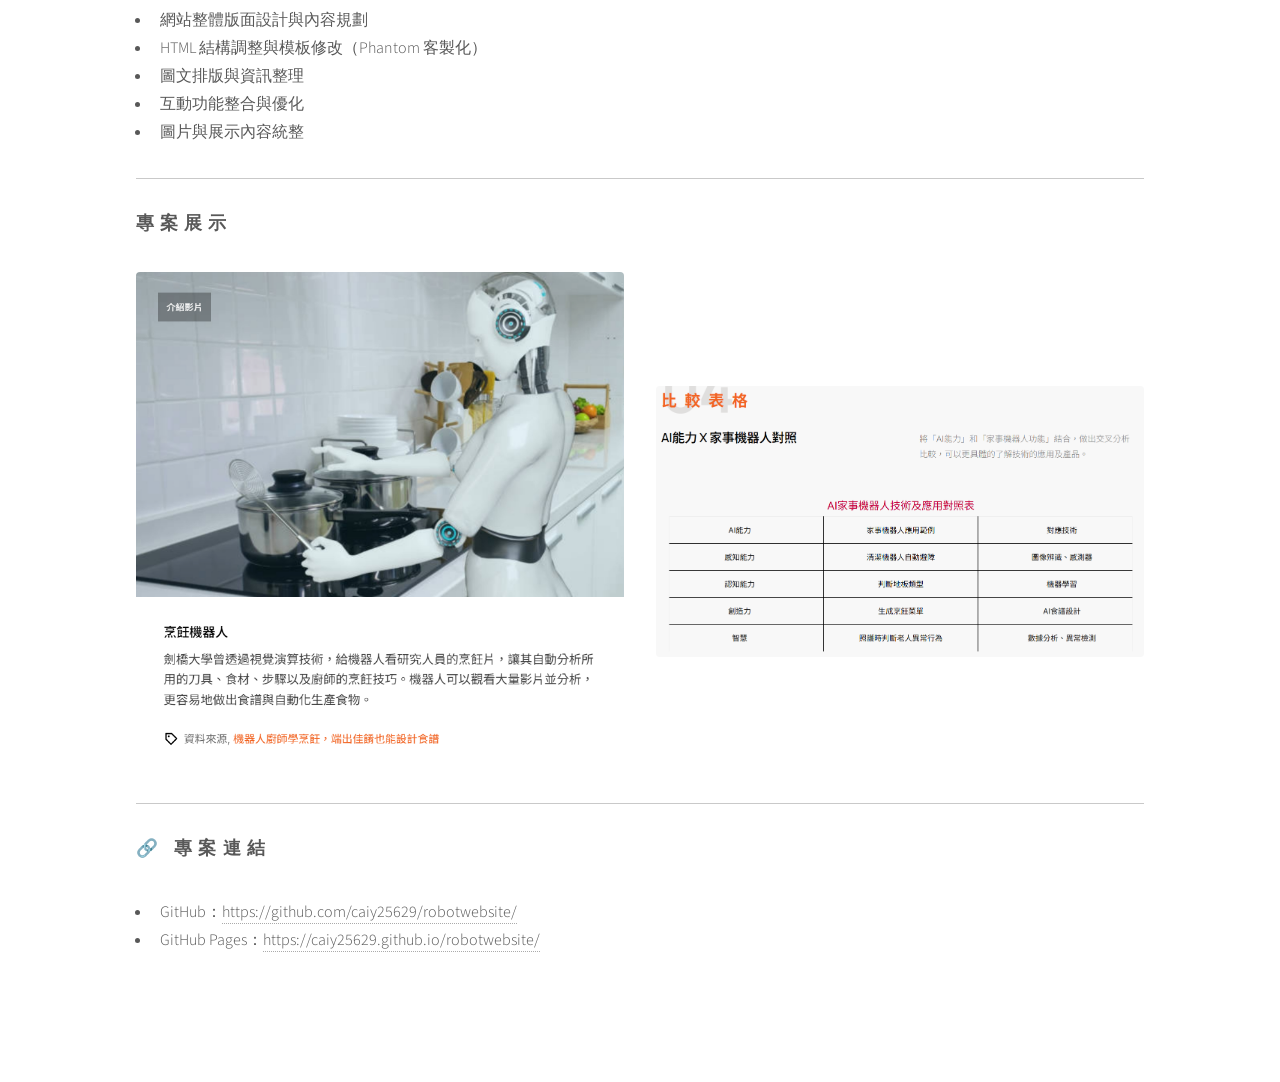
<file: generic.html>
<!DOCTYPE HTML>
<!--
	Phantom by HTML5 UP
	html5up.net | @ajlkn
	Free for personal and commercial use under the CCA 3.0 license (html5up.net/license)
-->
<html>
	<head>
		<title>Portfolio</title>
		<meta charset="utf-8" />
		<meta name="viewport" content="width=device-width, initial-scale=1, user-scalable=no" />
		<link rel="stylesheet" href="assets/css/main.css" />
		<noscript><link rel="stylesheet" href="assets/css/noscript.css" /></noscript>
	</head>
	<body class="is-preload">
		<!-- Wrapper -->
			<div id="wrapper">

				<!-- Header -->
					<header id="header">
						<div class="inner">

							<!-- Logo -->
								<a href="index.html" class="logo">
									<span class="symbol"><img src="images/logo.svg" alt="" /></span><span class="title">Xu Portfolio</span>
								</a>

							<!-- Nav -->
								<nav>
									<ul>
										<li><a href="#menu">Menu</a></li>
									</ul>
								</nav>

						</div>
					</header>

				<!-- Menu -->
					<nav id="menu">
						<h2>Menu</h2>
						<ul>
							<li><a href="index.html">Home</a></li>
							
						</ul>
					</nav>

				<!-- Main -->
					<div id="main">
  <div class="inner">

    <h1>AI 家事機器人</h1>

    <span class="image main">
      <img src="images/robotview.png" alt="AI 家事機器人專題封面" />
    </span>

    <p>
      本專題為課堂期末前端網頁設計作品，
      主要介紹 AI 家事機器人的種類、核心技術原理與實際應用案例。
      採用單頁式響應式網站設計，整合互動功能與視覺排版，
      提升資訊呈現的可讀性與互動性。
    </p>

    <hr />

    <h2>🧩 專案內容</h2>
    <ul>
      <li>AI 家事機器人種類介紹（掃地機器人、智慧助理型等）</li>
      <li>核心技術原理（感測器、AI 視覺辨識、路徑規劃）</li>
      <li>實際應用場景（家庭清潔、自動化生活、智慧家庭整合）</li>
      <li>互動式圖文展示與模組化排版設計</li>
    </ul>

    <hr />

    <h2>🛠 使用技術</h2>
    <ul>
      <li>HTML / CSS / JavaScript</li>
      <li>RWD 響應式網頁設計</li>
      <li>Modal 彈窗互動</li>
      <li>Smooth Scroll 頁面滑動效果</li>
      <li>單頁式網站架構設計</li>
    </ul>

    <hr />

    <h2>💡 我的負責內容</h2>
    <ul>
      <li>網站整體版面設計與內容規劃</li>
      <li>HTML 結構調整與模板修改（Phantom 客製化）</li>
      <li>圖文排版與資訊整理</li>
      <li>互動功能整合與優化</li>
      <li>圖片與展示內容統整</li>
    </ul>

    <hr />

    <h2>專案展示</h2>

    <div class="box alt">
      <div class="row gtr-uniform">
        <div class="col-6">
          <span class="image fit">
            <img src="images/robotview1.png" alt="AI機器人展示1" />
          </span>
        </div>
        <div class="col-6">
          <span class="image fit">
            <img src="images/robotview2.png" alt="AI機器人展示2" />
          </span>
        </div>
      </div>
    </div>

    <hr />

    <h2>🔗 專案連結</h2>
    <ul>
      <li>GitHub：<a href="https://github.com/caiy25629/robotwebsite/">https://github.com/caiy25629/robotwebsite/</a></li>
      <li>GitHub Pages：<a href="https://caiy25629.github.io/robotwebsite/">https://caiy25629.github.io/robotwebsite/</a></li>
    </ul>

  </div>
</div>
<!-- Scripts -->
<script src="assets/js/jquery.min.js"></script>
<script src="assets/js/browser.min.js"></script>
<script src="assets/js/breakpoints.min.js"></script>
<script src="assets/js/util.js"></script>
<script src="assets/js/main.js"></script>
</body>
</file>
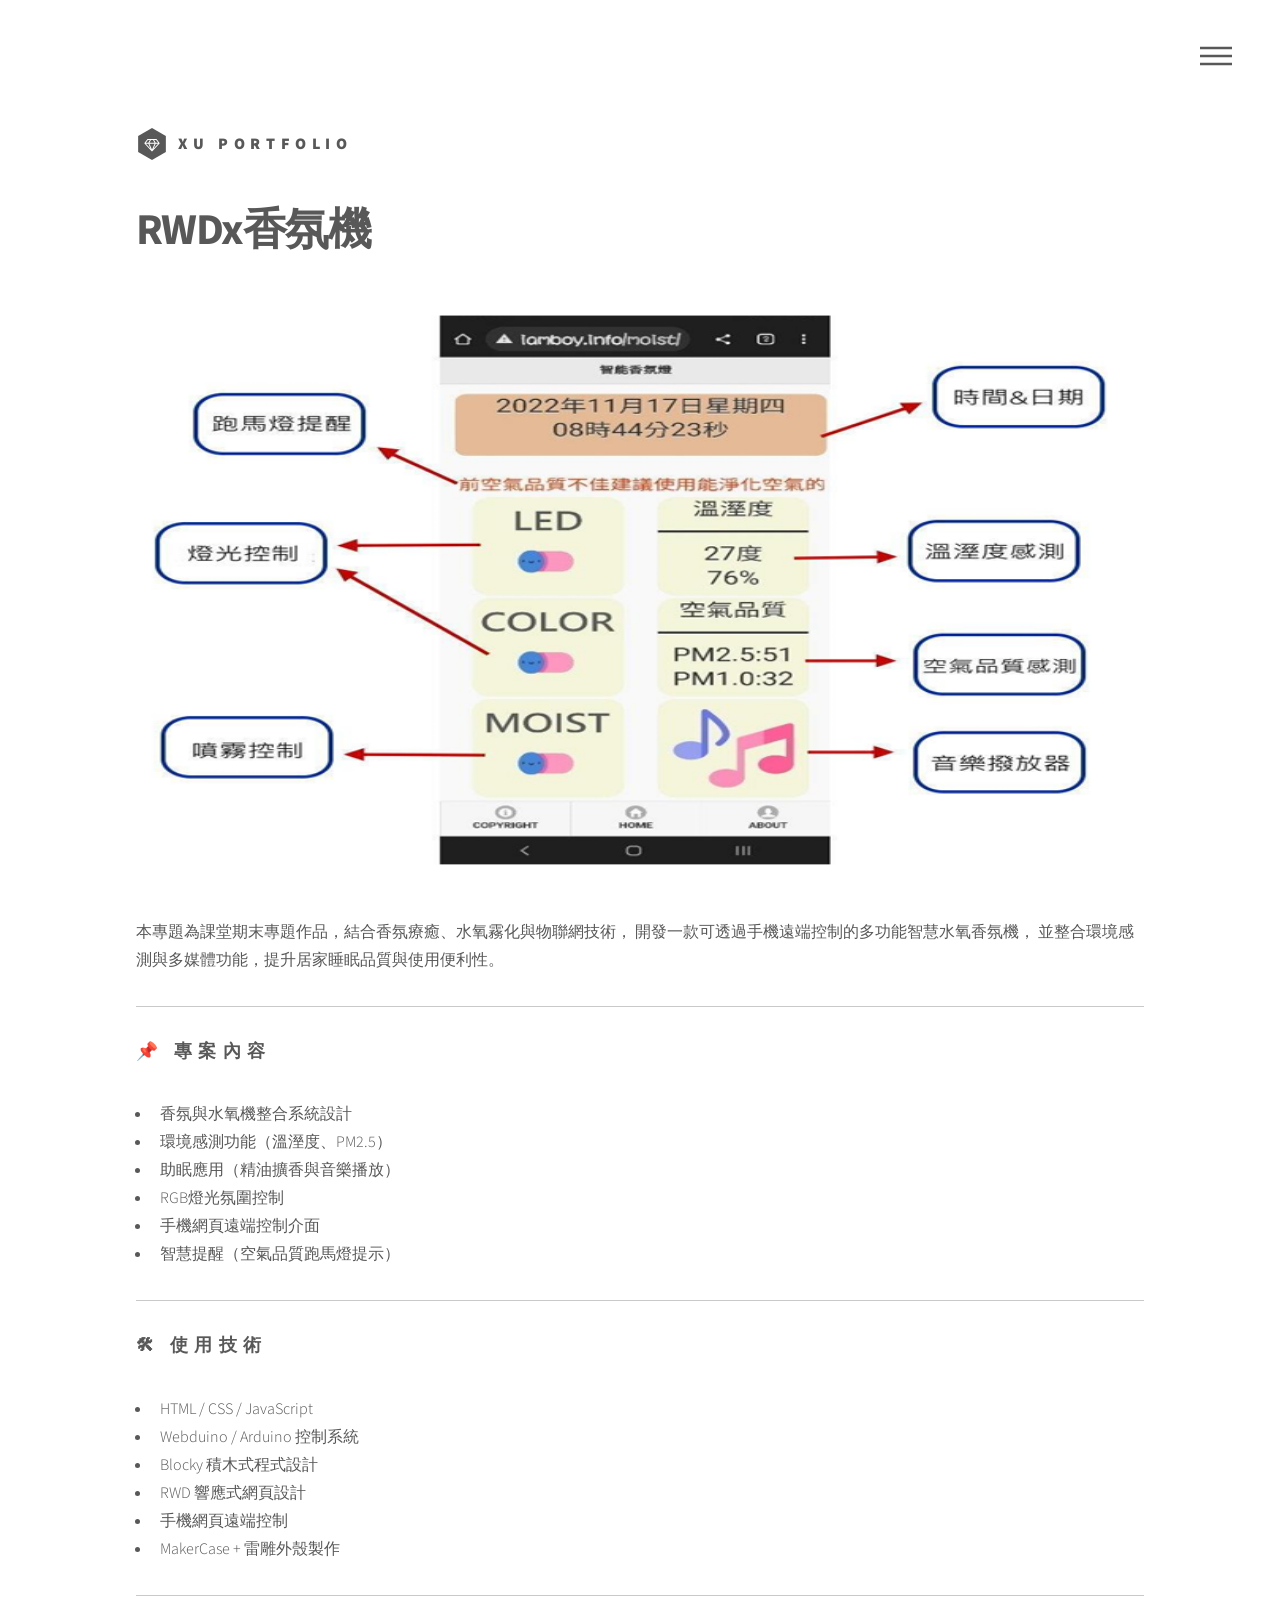
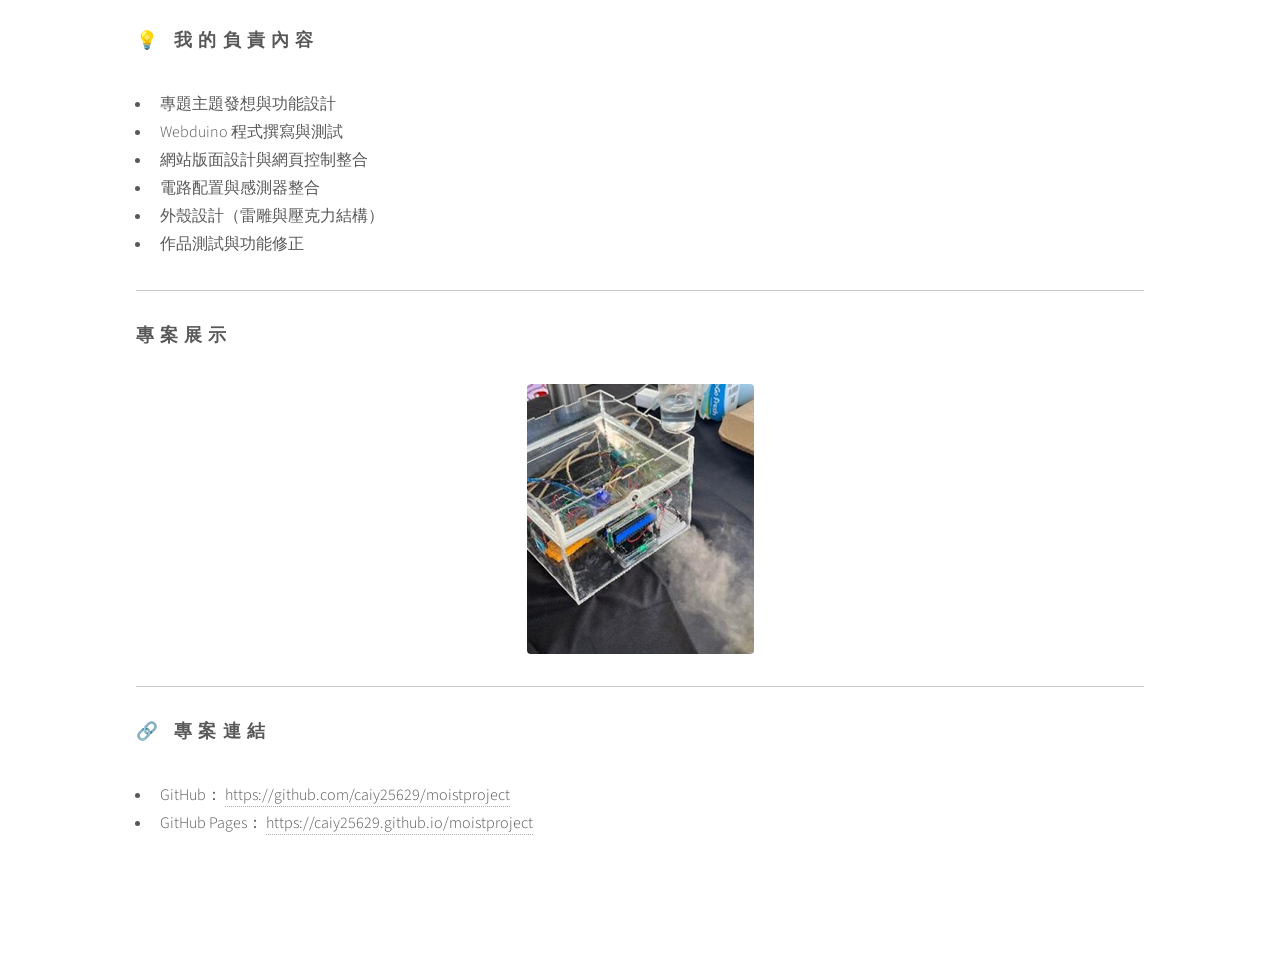
<file: generic2.html>
<!DOCTYPE HTML>
<!--
	Phantom by HTML5 UP
	html5up.net | @ajlkn
	Free for personal and commercial use under the CCA 3.0 license (html5up.net/license)
-->
<html>
	<head>
		<title>Portfolio</title>
		<meta charset="utf-8" />
		<meta name="viewport" content="width=device-width, initial-scale=1, user-scalable=no" />
		<link rel="stylesheet" href="assets/css/main.css" />
		<noscript><link rel="stylesheet" href="assets/css/noscript.css" /></noscript>
	</head>
	<body class="is-preload">
		<!-- Wrapper -->
			<div id="wrapper">

				<!-- Header -->
					<header id="header">
						<div class="inner">

							<!-- Logo -->
								<a href="index.html" class="logo">
									<span class="symbol"><img src="images/logo.svg" alt="" /></span><span class="title">Xu Portfolio</span>
								</a>

							<!-- Nav -->
								<nav>
									<ul>
										<li><a href="#menu">Menu</a></li>
									</ul>
								</nav>

						</div>
					</header>

				<!-- Menu -->
					<nav id="menu">
						<h2>Menu</h2>
						<ul>
							<li><a href="index.html">Home</a></li>
							
						</ul>
					</nav>

				<!-- Main -->
                					<div id="main">
  <div class="inner">

    <h1>RWDx香氛機</h1>

    <span class="image main">
      <img src="images/moistview.png" alt="封面作品" />
    </span>
					<p>
本專題為課堂期末專題作品，結合香氛療癒、水氧霧化與物聯網技術，
開發一款可透過手機遠端控制的多功能智慧水氧香氛機，
並整合環境感測與多媒體功能，提升居家睡眠品質與使用便利性。
</p>

<hr />

<h2>📌 專案內容</h2>
<ul>
  <li>香氛與水氧機整合系統設計</li>
  <li>環境感測功能（溫溼度、PM2.5）</li>
  <li>助眠應用（精油擴香與音樂播放）</li>
  <li>RGB燈光氛圍控制</li>
  <li>手機網頁遠端控制介面</li>
  <li>智慧提醒（空氣品質跑馬燈提示）</li>
</ul>

<hr />

<h2>🛠 使用技術</h2>
<ul>
  <li>HTML / CSS / JavaScript</li>
  <li>Webduino / Arduino 控制系統</li>
  <li>Blocky 積木式程式設計</li>
  <li>RWD 響應式網頁設計</li>
  <li>手機網頁遠端控制</li>
  <li>MakerCase + 雷雕外殼製作</li>
</ul>

<hr />

<h2>💡 我的負責內容</h2>
<ul>
  <li>專題主題發想與功能設計</li>
  <li>Webduino 程式撰寫與測試</li>
  <li>網站版面設計與網頁控制整合</li>
  <li>電路配置與感測器整合</li>
  <li>外殼設計（雷雕與壓克力結構）</li>
  <li>作品測試與功能修正</li>
</ul>

<hr />

<!-- 展示 -->
    <h2>專案展示</h2>

    <div class="box alt">
      <div class="row gtr-uniform">
        <div class="col-6">
          <span class="image fit">
            <img src="images/moistview1.png" alt="專案1" />
          </span>
        </div>
      </div>
    </div>

    <hr />

<h2>🔗 專案連結</h2>
<ul>
  <li>
    GitHub：
    <a href="https://github.com/caiy25629/moistproject" target="_blank">
      https://github.com/caiy25629/moistproject
    </a>
  </li>
  <li>
    GitHub Pages：
    <a href="https://caiy25629.github.io/moistproject" target="_blank">
      https://caiy25629.github.io/moistproject
    </a>
  </li>
</ul>
<!-- Scripts -->
<script src="assets/js/jquery.min.js"></script>
<script src="assets/js/browser.min.js"></script>
<script src="assets/js/breakpoints.min.js"></script>
<script src="assets/js/util.js"></script>
<script src="assets/js/main.js"></script>
</body>
</file>
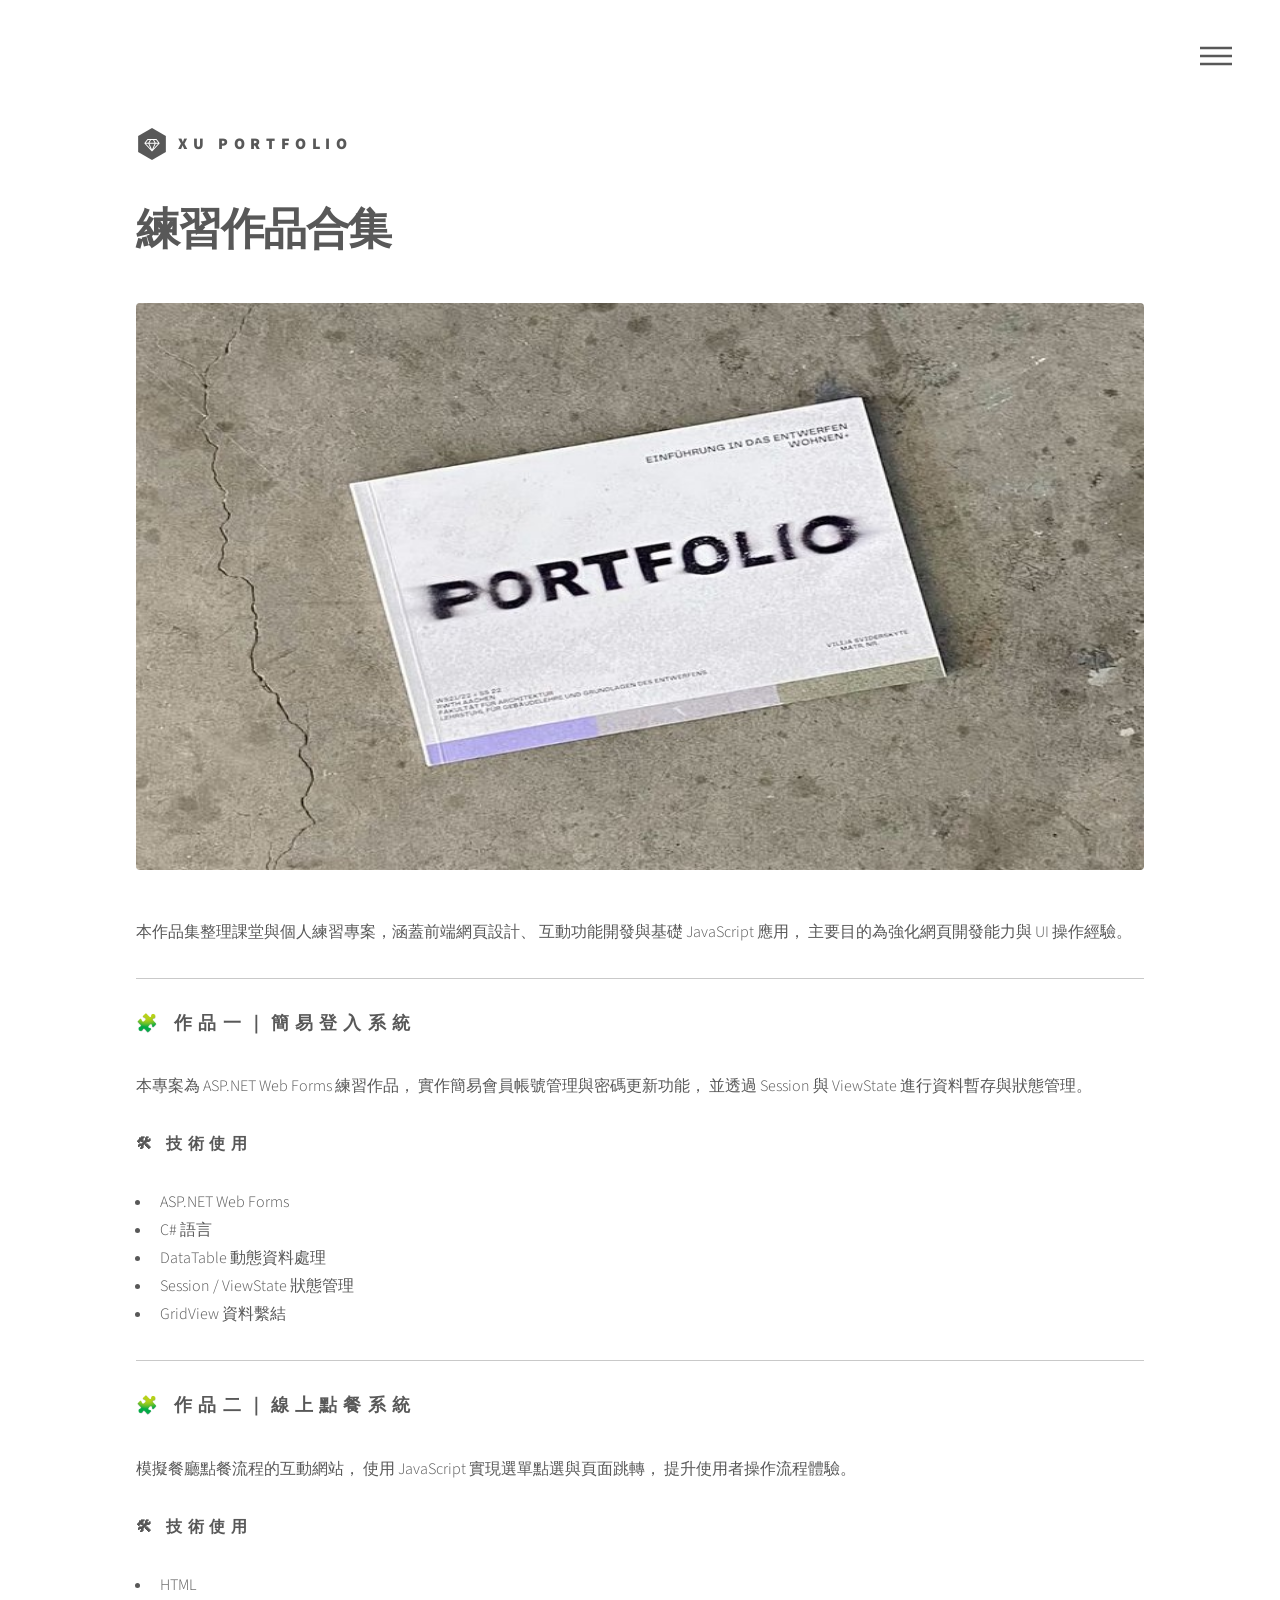
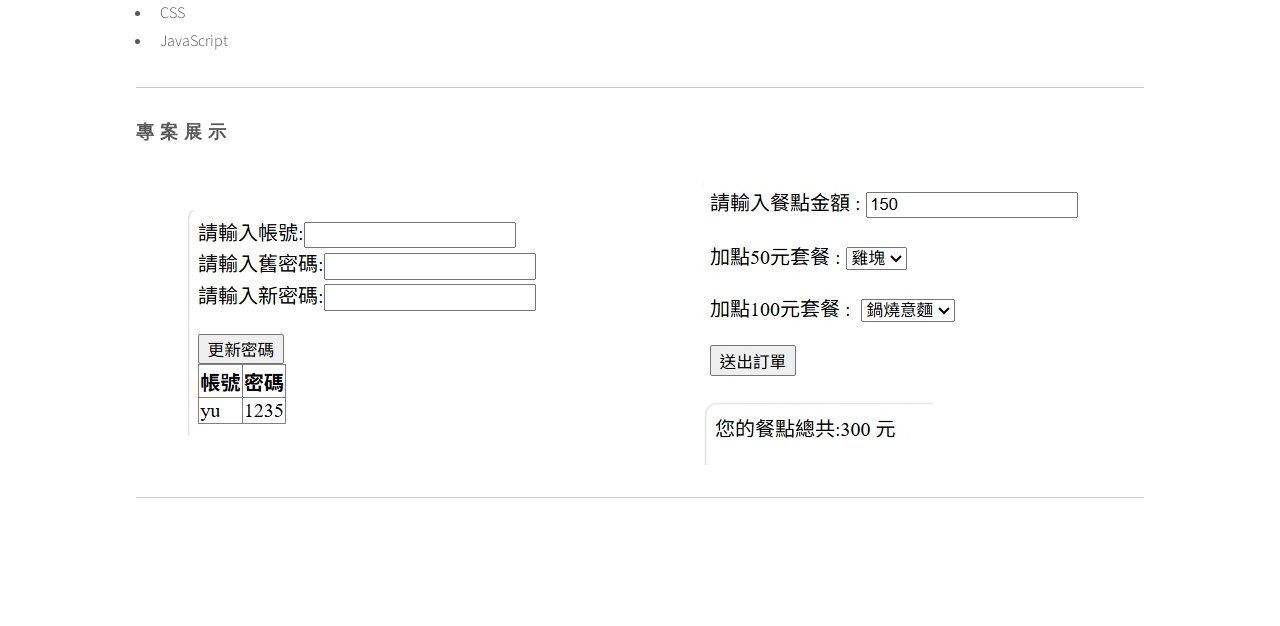
<file: generic3.html>
<!DOCTYPE HTML>
<!--
	Phantom by HTML5 UP
	html5up.net | @ajlkn
	Free for personal and commercial use under the CCA 3.0 license (html5up.net/license)
-->
<html>
	<head>
		<title>Portfolio</title>
		<meta charset="utf-8" />
		<meta name="viewport" content="width=device-width, initial-scale=1, user-scalable=no" />
		<link rel="stylesheet" href="assets/css/main.css" />
		<noscript><link rel="stylesheet" href="assets/css/noscript.css" /></noscript>
	</head>
	<body class="is-preload">
		<!-- Wrapper -->
			<div id="wrapper">

				<!-- Header -->
					<header id="header">
						<div class="inner">

							<!-- Logo -->
								<a href="index.html" class="logo">
									<span class="symbol"><img src="images/logo.svg" alt="" /></span><span class="title">Xu Portfolio</span>
								</a>

							<!-- Nav -->
								<nav>
									<ul>
										<li><a href="#menu">Menu</a></li>
									</ul>
								</nav>

						</div>
					</header>

				<!-- Menu -->
  <nav id="menu">
    <h2>Menu</h2>
    <ul>
      <li><a href="index.html">Home</a></li>
    </ul>
  </nav>

				<!-- Main -->
					<div id="main">
  <div class="inner">

    <h1>練習作品合集</h1>

    <span class="image main">
      <img src="images/wview.jpg" alt="封面作品" />
    </span>

    <p>
      本作品集整理課堂與個人練習專案，涵蓋前端網頁設計、
      互動功能開發與基礎 JavaScript 應用，
      主要目的為強化網頁開發能力與 UI 操作經驗。
    </p>

    <hr />

    <!-- 作品一 -->
    <h2>🧩 作品一｜簡易登入系統</h2>

    <p>
      本專案為 ASP.NET Web Forms 練習作品，
實作簡易會員帳號管理與密碼更新功能，
並透過 Session 與 ViewState 進行資料暫存與狀態管理。
    </p>

    <h3>🛠 技術使用</h3>
    <ul>
      <li>ASP.NET Web Forms</li>
      <li>C# 語言</li>
      <li>DataTable 動態資料處理</li>
      <li>Session / ViewState 狀態管理</li>
      <li>GridView 資料繫結</li>
    </ul>

    <hr />

    <!-- 作品二 -->
    <h2>🧩 作品二｜線上點餐系統</h2>

    <p>
      模擬餐廳點餐流程的互動網站，
      使用 JavaScript 實現選單點選與頁面跳轉，
      提升使用者操作流程體驗。
    </p>

    <h3>🛠 技術使用</h3>
    <ul>
      <li>HTML</li>
      <li>CSS</li>
      <li>JavaScript</li>
    </ul>

    <hr />

    <!-- 展示 -->
    <h2>專案展示</h2>
    
        <div class="box alt">
      <div class="row gtr-uniform">
        <div class="col-6">
          <span class="image fit">
            <img src="images/w1.png" alt="專案1" />
          </span>
        </div>
        <div class="col-6">
          <span class="image fit">
            <img src="images/w2.jpg" alt="專案2" />
          </span>
        </div>
      </div>
    </div>

    <hr />
    
<!-- Scripts -->
<script src="assets/js/jquery.min.js"></script>
<script src="assets/js/browser.min.js"></script>
<script src="assets/js/breakpoints.min.js"></script>
<script src="assets/js/util.js"></script>
<script src="assets/js/main.js"></script>
</body>
</file>
<file: assets/css/noscript.css>
/*
	Phantom by HTML5 UP
	html5up.net | @ajlkn
	Free for personal and commercial use under the CCA 3.0 license (html5up.net/license)
*/

/* Tiles */

	body.is-preload .tiles article {
		-moz-transform: none;
		-webkit-transform: none;
		-ms-transform: none;
		transform: none;
		opacity: 1;
	}
</file>
<file: assets/css/main.css>
@import url(fontawesome-all.min.css);
@import url("https://fonts.googleapis.com/css?family=Source+Sans+Pro:300,700,900");

/*
	Phantom by HTML5 UP
	html5up.net | @ajlkn
	Free for personal and commercial use under the CCA 3.0 license (html5up.net/license)
*/

html, body, div, span, applet, object,
iframe, h1, h2, h3, h4, h5, h6, p, blockquote,
pre, a, abbr, acronym, address, big, cite,
code, del, dfn, em, img, ins, kbd, q, s, samp,
small, strike, strong, sub, sup, tt, var, b,
u, i, center, dl, dt, dd, ol, ul, li, fieldset,
form, label, legend, table, caption, tbody,
tfoot, thead, tr, th, td, article, aside,
canvas, details, embed, figure, figcaption,
footer, header, hgroup, menu, nav, output, ruby,
section, summary, time, mark, audio, video {
	margin: 0;
	padding: 0;
	border: 0;
	font-size: 100%;
	font: inherit;
	vertical-align: baseline;}

article, aside, details, figcaption, figure,
footer, header, hgroup, menu, nav, section {
	display: block;}

body {
	line-height: 1;
}

ol, ul {
	list-style: none;
}

blockquote, q {
	quotes: none;
}

	blockquote:before, blockquote:after, q:before, q:after {
		content: '';
		content: none;
	}

table {
	border-collapse: collapse;
	border-spacing: 0;
}

body {
	-webkit-text-size-adjust: none;
}

mark {
	background-color: transparent;
	color: inherit;
}

input::-moz-focus-inner {
	border: 0;
	padding: 0;
}

input, select, textarea {
	-moz-appearance: none;
	-webkit-appearance: none;
	-ms-appearance: none;
	appearance: none;
}

/* Basic */

	@-ms-viewport {
		width: device-width;
	}

	body {
		-ms-overflow-style: scrollbar;
	}

	@media screen and (max-width: 480px) {

		html, body {
			min-width: 320px;
		}

	}

	html {
		box-sizing: border-box;
	}

	*, *:before, *:after {
		box-sizing: inherit;
	}

	body {
		background: #ffffff;
	}

		body.is-preload *, body.is-preload *:before, body.is-preload *:after {
			-moz-animation: none !important;
			-webkit-animation: none !important;
			-ms-animation: none !important;
			animation: none !important;
			-moz-transition: none !important;
			-webkit-transition: none !important;
			-ms-transition: none !important;
			transition: none !important;
		}

/* Type */

	body, input, select, textarea {
		color: #585858;
		font-family: "Source Sans Pro", Helvetica, sans-serif;
		font-size: 16pt;
		font-weight: 300;
		line-height: 1.75;
	}

		@media screen and (max-width: 1680px) {

			body, input, select, textarea {
				font-size: 14pt;
			}

		}

		@media screen and (max-width: 1280px) {

			body, input, select, textarea {
				font-size: 12pt;
			}

		}

	a {
		-moz-transition: border-bottom-color 0.2s ease, color 0.2s ease;
		-webkit-transition: border-bottom-color 0.2s ease, color 0.2s ease;
		-ms-transition: border-bottom-color 0.2s ease, color 0.2s ease;
		transition: border-bottom-color 0.2s ease, color 0.2s ease;
		text-decoration: none;
		color: #585858;
		border-bottom: dotted 1px rgba(88, 88, 88, 0.5);
	}

		a:hover {
			border-bottom-color: transparent;
			color: #f2849e !important;
		}

	strong, b {
		font-weight: 900;
	}

	em, i {
		font-style: italic;
	}

	p {
		margin: 0 0 2em 0;
	}

	h1 {
		font-size: 2.75em;
		font-weight: 700;
		line-height: 1.3;
		margin: 0 0 1em 0;
		letter-spacing: -0.035em;
	}

		h1 a {
			color: inherit;
		}

		@media screen and (max-width: 736px) {

			h1 {
				font-size: 2em;
				margin: 0 0 1em 0;
			}

		}

		@media screen and (max-width: 360px) {

			h1 {
				font-size: 1.75em;
			}

		}

	h2, h3, h4, h5, h6 {
		font-weight: 900;
		line-height: 1.5;
		margin: 0 0 2em 0;
		text-transform: uppercase;
		letter-spacing: 0.35em;
	}

		h2 a, h3 a, h4 a, h5 a, h6 a {
			color: inherit;
		}

	h2 {
		font-size: 1.1em;
	}

	h3 {
		font-size: 1em;
	}

	h4 {
		font-size: 0.8em;
	}

	h5 {
		font-size: 0.8em;
	}

	h6 {
		font-size: 0.8em;
	}

	@media screen and (max-width: 980px) {

		h1 br, h2 br, h3 br, h4 br, h5 br, h6 br {
			display: none;
		}

	}

	@media screen and (max-width: 736px) {

		h2 {
			font-size: 1em;
		}

		h3 {
			font-size: 0.8em;
		}

	}

	sub {
		font-size: 0.8em;
		position: relative;
		top: 0.5em;
	}

	sup {
		font-size: 0.8em;
		position: relative;
		top: -0.5em;
	}

	blockquote {
		border-left: solid 4px #c9c9c9;
		font-style: italic;
		margin: 0 0 2em 0;
		padding: 0.5em 0 0.5em 2em;
	}

	code {
		background: rgba(144, 144, 144, 0.075);
		border-radius: 4px;
		border: solid 1px #c9c9c9;
		font-family: "Courier New", monospace;
		font-size: 0.9em;
		margin: 0 0.25em;
		padding: 0.25em 0.65em;
	}

	pre {
		-webkit-overflow-scrolling: touch;
		font-family: "Courier New", monospace;
		font-size: 0.9em;
		margin: 0 0 2em 0;
	}

		pre code {
			display: block;
			line-height: 1.75;
			padding: 1em 1.5em;
			overflow-x: auto;
		}

	hr {
		border: 0;
		border-bottom: solid 1px #c9c9c9;
		margin: 2em 0;
	}

		hr.major {
			margin: 3em 0;
		}

	.align-left {
		text-align: left;
	}

	.align-center {
		text-align: center;
	}

	.align-right {
		text-align: right;
	}

/* Row */

	.row {
		display: flex;
		flex-wrap: wrap;
		box-sizing: border-box;
		align-items: stretch;
	}

		.row > * {
			box-sizing: border-box;
		}

		.row.gtr-uniform > * > :last-child {
			margin-bottom: 0;
		}

		.row.aln-left {
			justify-content: flex-start;
		}

		.row.aln-center {
			justify-content: center;
		}

		.row.aln-right {
			justify-content: flex-end;
		}

		.row.aln-top {
			align-items: flex-start;
		}

		.row.aln-middle {
			align-items: center;
		}

		.row.aln-bottom {
			align-items: flex-end;
		}

		.row > .imp {
			order: -1;
		}

		.row > .col-1 {
			width: 8.33333%;
		}

		.row > .off-1 {
			margin-left: 8.33333%;
		}

		.row > .col-2 {
			width: 16.66667%;
		}

		.row > .off-2 {
			margin-left: 16.66667%;
		}

		.row > .col-3 {
			width: 25%;
		}

		.row > .off-3 {
			margin-left: 25%;
		}

		.row > .col-4 {
			width: 33.33333%;
		}

		.row > .off-4 {
			margin-left: 33.33333%;
		}

		.row > .col-5 {
			width: 41.66667%;
		}

		.row > .off-5 {
			margin-left: 41.66667%;
		}

		.row > .col-6 {
			width: 50%;
		}

		.row > .off-6 {
			margin-left: 50%;
		}

		.row > .col-7 {
			width: 58.33333%;
		}

		.row > .off-7 {
			margin-left: 58.33333%;
		}

		.row > .col-8 {
			width: 66.66667%;
		}

		.row > .off-8 {
			margin-left: 66.66667%;
		}

		.row > .col-9 {
			width: 75%;
		}

		.row > .off-9 {
			margin-left: 75%;
		}

		.row > .col-10 {
			width: 83.33333%;
		}

		.row > .off-10 {
			margin-left: 83.33333%;
		}

		.row > .col-11 {
			width: 91.66667%;
		}

		.row > .off-11 {
			margin-left: 91.66667%;
		}

		.row > .col-12 {
			width: 100%;
		}

		.row > .off-12 {
			margin-left: 100%;
		}

		.row.gtr-0 {
			margin-top: 0;
			margin-left: 0em;
		}

			.row.gtr-0 > * {
				padding: 0 0 0 0em;
			}

			.row.gtr-0.gtr-uniform {
				margin-top: 0em;
			}

				.row.gtr-0.gtr-uniform > * {
					padding-top: 0em;
				}

		.row.gtr-25 {
			margin-top: 0;
			margin-left: -0.5em;
		}

			.row.gtr-25 > * {
				padding: 0 0 0 0.5em;
			}

			.row.gtr-25.gtr-uniform {
				margin-top: -0.5em;
			}

				.row.gtr-25.gtr-uniform > * {
					padding-top: 0.5em;
				}

		.row.gtr-50 {
			margin-top: 0;
			margin-left: -1em;
		}

			.row.gtr-50 > * {
				padding: 0 0 0 1em;
			}

			.row.gtr-50.gtr-uniform {
				margin-top: -1em;
			}

				.row.gtr-50.gtr-uniform > * {
					padding-top: 1em;
				}

		.row {
			margin-top: 0;
			margin-left: -2em;
		}

			.row > * {
				padding: 0 0 0 2em;
			}

			.row.gtr-uniform {
				margin-top: -2em;
			}

				.row.gtr-uniform > * {
					padding-top: 2em;
				}

		.row.gtr-150 {
			margin-top: 0;
			margin-left: -3em;
		}

			.row.gtr-150 > * {
				padding: 0 0 0 3em;
			}

			.row.gtr-150.gtr-uniform {
				margin-top: -3em;
			}

				.row.gtr-150.gtr-uniform > * {
					padding-top: 3em;
				}

		.row.gtr-200 {
			margin-top: 0;
			margin-left: -4em;
		}

			.row.gtr-200 > * {
				padding: 0 0 0 4em;
			}

			.row.gtr-200.gtr-uniform {
				margin-top: -4em;
			}

				.row.gtr-200.gtr-uniform > * {
					padding-top: 4em;
				}

		@media screen and (max-width: 1680px) {

			.row {
				display: flex;
				flex-wrap: wrap;
				box-sizing: border-box;
				align-items: stretch;
			}

				.row > * {
					box-sizing: border-box;
				}

				.row.gtr-uniform > * > :last-child {
					margin-bottom: 0;
				}

				.row.aln-left {
					justify-content: flex-start;
				}

				.row.aln-center {
					justify-content: center;
				}

				.row.aln-right {
					justify-content: flex-end;
				}

				.row.aln-top {
					align-items: flex-start;
				}

				.row.aln-middle {
					align-items: center;
				}

				.row.aln-bottom {
					align-items: flex-end;
				}

				.row > .imp-xlarge {
					order: -1;
				}

				.row > .col-1-xlarge {
					width: 8.33333%;
				}

				.row > .off-1-xlarge {
					margin-left: 8.33333%;
				}

				.row > .col-2-xlarge {
					width: 16.66667%;
				}

				.row > .off-2-xlarge {
					margin-left: 16.66667%;
				}

				.row > .col-3-xlarge {
					width: 25%;
				}

				.row > .off-3-xlarge {
					margin-left: 25%;
				}

				.row > .col-4-xlarge {
					width: 33.33333%;
				}

				.row > .off-4-xlarge {
					margin-left: 33.33333%;
				}

				.row > .col-5-xlarge {
					width: 41.66667%;
				}

				.row > .off-5-xlarge {
					margin-left: 41.66667%;
				}

				.row > .col-6-xlarge {
					width: 50%;
				}

				.row > .off-6-xlarge {
					margin-left: 50%;
				}

				.row > .col-7-xlarge {
					width: 58.33333%;
				}

				.row > .off-7-xlarge {
					margin-left: 58.33333%;
				}

				.row > .col-8-xlarge {
					width: 66.66667%;
				}

				.row > .off-8-xlarge {
					margin-left: 66.66667%;
				}

				.row > .col-9-xlarge {
					width: 75%;
				}

				.row > .off-9-xlarge {
					margin-left: 75%;
				}

				.row > .col-10-xlarge {
					width: 83.33333%;
				}

				.row > .off-10-xlarge {
					margin-left: 83.33333%;
				}

				.row > .col-11-xlarge {
					width: 91.66667%;
				}

				.row > .off-11-xlarge {
					margin-left: 91.66667%;
				}

				.row > .col-12-xlarge {
					width: 100%;
				}

				.row > .off-12-xlarge {
					margin-left: 100%;
				}

				.row.gtr-0 {
					margin-top: 0;
					margin-left: 0em;
				}

					.row.gtr-0 > * {
						padding: 0 0 0 0em;
					}

					.row.gtr-0.gtr-uniform {
						margin-top: 0em;
					}

						.row.gtr-0.gtr-uniform > * {
							padding-top: 0em;
						}

				.row.gtr-25 {
					margin-top: 0;
					margin-left: -0.5em;
				}

					.row.gtr-25 > * {
						padding: 0 0 0 0.5em;
					}

					.row.gtr-25.gtr-uniform {
						margin-top: -0.5em;
					}

						.row.gtr-25.gtr-uniform > * {
							padding-top: 0.5em;
						}

				.row.gtr-50 {
					margin-top: 0;
					margin-left: -1em;
				}

					.row.gtr-50 > * {
						padding: 0 0 0 1em;
					}

					.row.gtr-50.gtr-uniform {
						margin-top: -1em;
					}

						.row.gtr-50.gtr-uniform > * {
							padding-top: 1em;
						}

				.row {
					margin-top: 0;
					margin-left: -2em;
				}

					.row > * {
						padding: 0 0 0 2em;
					}

					.row.gtr-uniform {
						margin-top: -2em;
						display: flex;
  align-items: center; /* 垂直置中 */
					}

						.row.gtr-uniform > * {
							padding-top: 2em;
							display: flex;
  align-items: center;
  justify-content: center;
						}

				.row.gtr-150 {
					margin-top: 0;
					margin-left: -3em;
				}

					.row.gtr-150 > * {
						padding: 0 0 0 3em;
					}

					.row.gtr-150.gtr-uniform {
						margin-top: -3em;
					}

						.row.gtr-150.gtr-uniform > * {
							padding-top: 3em;
						}

				.row.gtr-200 {
					margin-top: 0;
					margin-left: -4em;
				}

					.row.gtr-200 > * {
						padding: 0 0 0 4em;
					}

					.row.gtr-200.gtr-uniform {
						margin-top: -4em;
					}

						.row.gtr-200.gtr-uniform > * {
							padding-top: 4em;
						}

		}

		@media screen and (max-width: 1280px) {

			.row {
				display: flex;
				flex-wrap: wrap;
				box-sizing: border-box;
				align-items: stretch;
			}

				.row > * {
					box-sizing: border-box;
				}

				.row.gtr-uniform > * > :last-child {
					margin-bottom: 0;
				}

				.row.aln-left {
					justify-content: flex-start;
				}

				.row.aln-center {
					justify-content: center;
				}

				.row.aln-right {
					justify-content: flex-end;
				}

				.row.aln-top {
					align-items: flex-start;
				}

				.row.aln-middle {
					align-items: center;
				}

				.row.aln-bottom {
					align-items: flex-end;
				}

				.row > .imp-large {
					order: -1;
				}

				.row > .col-1-large {
					width: 8.33333%;
				}

				.row > .off-1-large {
					margin-left: 8.33333%;
				}

				.row > .col-2-large {
					width: 16.66667%;
				}

				.row > .off-2-large {
					margin-left: 16.66667%;
				}

				.row > .col-3-large {
					width: 25%;
				}

				.row > .off-3-large {
					margin-left: 25%;
				}

				.row > .col-4-large {
					width: 33.33333%;
				}

				.row > .off-4-large {
					margin-left: 33.33333%;
				}

				.row > .col-5-large {
					width: 41.66667%;
				}

				.row > .off-5-large {
					margin-left: 41.66667%;
				}

				.row > .col-6-large {
					width: 50%;
				}

				.row > .off-6-large {
					margin-left: 50%;
				}

				.row > .col-7-large {
					width: 58.33333%;
				}

				.row > .off-7-large {
					margin-left: 58.33333%;
				}

				.row > .col-8-large {
					width: 66.66667%;
				}

				.row > .off-8-large {
					margin-left: 66.66667%;
				}

				.row > .col-9-large {
					width: 75%;
				}

				.row > .off-9-large {
					margin-left: 75%;
				}

				.row > .col-10-large {
					width: 83.33333%;
				}

				.row > .off-10-large {
					margin-left: 83.33333%;
				}

				.row > .col-11-large {
					width: 91.66667%;
				}

				.row > .off-11-large {
					margin-left: 91.66667%;
				}

				.row > .col-12-large {
					width: 100%;
				}

				.row > .off-12-large {
					margin-left: 100%;
				}

				.row.gtr-0 {
					margin-top: 0;
					margin-left: 0em;
				}

					.row.gtr-0 > * {
						padding: 0 0 0 0em;
					}

					.row.gtr-0.gtr-uniform {
						margin-top: 0em;
					}

						.row.gtr-0.gtr-uniform > * {
							padding-top: 0em;
						}

				.row.gtr-25 {
					margin-top: 0;
					margin-left: -0.5em;
				}

					.row.gtr-25 > * {
						padding: 0 0 0 0.5em;
					}

					.row.gtr-25.gtr-uniform {
						margin-top: -0.5em;
					}

						.row.gtr-25.gtr-uniform > * {
							padding-top: 0.5em;
						}

				.row.gtr-50 {
					margin-top: 0;
					margin-left: -1em;
				}

					.row.gtr-50 > * {
						padding: 0 0 0 1em;
					}

					.row.gtr-50.gtr-uniform {
						margin-top: -1em;
					}

						.row.gtr-50.gtr-uniform > * {
							padding-top: 1em;
						}

				.row {
					margin-top: 0;
					margin-left: -2em;
				}

					.row > * {
						padding: 0 0 0 2em;
					}

					.row.gtr-uniform {
						margin-top: -2em;
						display: flex;
  align-items: center;
  justify-content: center;
					}

						.row.gtr-uniform > * {
							padding-top: 2em;
						}

				.row.gtr-150 {
					margin-top: 0;
					margin-left: -3em;
				}

					.row.gtr-150 > * {
						padding: 0 0 0 3em;
					}

					.row.gtr-150.gtr-uniform {
						margin-top: -3em;
					}

						.row.gtr-150.gtr-uniform > * {
							padding-top: 3em;
						}

				.row.gtr-200 {
					margin-top: 0;
					margin-left: -4em;
				}

					.row.gtr-200 > * {
						padding: 0 0 0 4em;
					}

					.row.gtr-200.gtr-uniform {
						margin-top: -4em;
					}

						.row.gtr-200.gtr-uniform > * {
							padding-top: 4em;
						}

		}

		@media screen and (max-width: 980px) {

			.row {
				display: flex;
				flex-wrap: wrap;
				box-sizing: border-box;
				align-items: stretch;
			}

				.row > * {
					box-sizing: border-box;
				}

				.row.gtr-uniform > * > :last-child {
					margin-bottom: 0;
				}

				.row.aln-left {
					justify-content: flex-start;
				}

				.row.aln-center {
					justify-content: center;
				}

				.row.aln-right {
					justify-content: flex-end;
				}

				.row.aln-top {
					align-items: flex-start;
				}

				.row.aln-middle {
					align-items: center;
				}

				.row.aln-bottom {
					align-items: flex-end;
				}

				.row > .imp-medium {
					order: -1;
				}

				.row > .col-1-medium {
					width: 8.33333%;
				}

				.row > .off-1-medium {
					margin-left: 8.33333%;
				}

				.row > .col-2-medium {
					width: 16.66667%;
				}

				.row > .off-2-medium {
					margin-left: 16.66667%;
				}

				.row > .col-3-medium {
					width: 25%;
				}

				.row > .off-3-medium {
					margin-left: 25%;
				}

				.row > .col-4-medium {
					width: 33.33333%;
				}

				.row > .off-4-medium {
					margin-left: 33.33333%;
				}

				.row > .col-5-medium {
					width: 41.66667%;
				}

				.row > .off-5-medium {
					margin-left: 41.66667%;
				}

				.row > .col-6-medium {
					width: 50%;
				}

				.row > .off-6-medium {
					margin-left: 50%;
				}

				.row > .col-7-medium {
					width: 58.33333%;
				}

				.row > .off-7-medium {
					margin-left: 58.33333%;
				}

				.row > .col-8-medium {
					width: 66.66667%;
				}

				.row > .off-8-medium {
					margin-left: 66.66667%;
				}

				.row > .col-9-medium {
					width: 75%;
				}

				.row > .off-9-medium {
					margin-left: 75%;
				}

				.row > .col-10-medium {
					width: 83.33333%;
				}

				.row > .off-10-medium {
					margin-left: 83.33333%;
				}

				.row > .col-11-medium {
					width: 91.66667%;
				}

				.row > .off-11-medium {
					margin-left: 91.66667%;
				}

				.row > .col-12-medium {
					width: 100%;
				}

				.row > .off-12-medium {
					margin-left: 100%;
				}

				.row.gtr-0 {
					margin-top: 0;
					margin-left: 0em;
				}

					.row.gtr-0 > * {
						padding: 0 0 0 0em;
					}

					.row.gtr-0.gtr-uniform {
						margin-top: 0em;
					}

						.row.gtr-0.gtr-uniform > * {
							padding-top: 0em;
						}

				.row.gtr-25 {
					margin-top: 0;
					margin-left: -0.375em;
				}

					.row.gtr-25 > * {
						padding: 0 0 0 0.375em;
					}

					.row.gtr-25.gtr-uniform {
						margin-top: -0.375em;
					}

						.row.gtr-25.gtr-uniform > * {
							padding-top: 0.375em;
						}

				.row.gtr-50 {
					margin-top: 0;
					margin-left: -0.75em;
				}

					.row.gtr-50 > * {
						padding: 0 0 0 0.75em;
					}

					.row.gtr-50.gtr-uniform {
						margin-top: -0.75em;
					}

						.row.gtr-50.gtr-uniform > * {
							padding-top: 0.75em;
						}

				.row {
					margin-top: 0;
					margin-left: -1.5em;
				}

					.row > * {
						padding: 0 0 0 1.5em;
					}

					.row.gtr-uniform {
						margin-top: -1.5em;
					}

						.row.gtr-uniform > * {
							padding-top: 1.5em;
						}

				.row.gtr-150 {
					margin-top: 0;
					margin-left: -2.25em;
				}

					.row.gtr-150 > * {
						padding: 0 0 0 2.25em;
					}

					.row.gtr-150.gtr-uniform {
						margin-top: -2.25em;
					}

						.row.gtr-150.gtr-uniform > * {
							padding-top: 2.25em;
						}

				.row.gtr-200 {
					margin-top: 0;
					margin-left: -3em;
				}

					.row.gtr-200 > * {
						padding: 0 0 0 3em;
					}

					.row.gtr-200.gtr-uniform {
						margin-top: -3em;
					}

						.row.gtr-200.gtr-uniform > * {
							padding-top: 3em;
						}

		}

		@media screen and (max-width: 736px) {

			.row {
				display: flex;
				flex-wrap: wrap;
				box-sizing: border-box;
				align-items: stretch;
			}

				.row > * {
					box-sizing: border-box;
				}

				.row.gtr-uniform > * > :last-child {
					margin-bottom: 0;
				}

				.row.aln-left {
					justify-content: flex-start;
				}

				.row.aln-center {
					justify-content: center;
				}

				.row.aln-right {
					justify-content: flex-end;
				}

				.row.aln-top {
					align-items: flex-start;
				}

				.row.aln-middle {
					align-items: center;
				}

				.row.aln-bottom {
					align-items: flex-end;
				}

				.row > .imp-small {
					order: -1;
				}

				.row > .col-1-small {
					width: 8.33333%;
				}

				.row > .off-1-small {
					margin-left: 8.33333%;
				}

				.row > .col-2-small {
					width: 16.66667%;
				}

				.row > .off-2-small {
					margin-left: 16.66667%;
				}

				.row > .col-3-small {
					width: 25%;
				}

				.row > .off-3-small {
					margin-left: 25%;
				}

				.row > .col-4-small {
					width: 33.33333%;
				}

				.row > .off-4-small {
					margin-left: 33.33333%;
				}

				.row > .col-5-small {
					width: 41.66667%;
				}

				.row > .off-5-small {
					margin-left: 41.66667%;
				}

				.row > .col-6-small {
					width: 50%;
				}

				.row > .off-6-small {
					margin-left: 50%;
				}

				.row > .col-7-small {
					width: 58.33333%;
				}

				.row > .off-7-small {
					margin-left: 58.33333%;
				}

				.row > .col-8-small {
					width: 66.66667%;
				}

				.row > .off-8-small {
					margin-left: 66.66667%;
				}

				.row > .col-9-small {
					width: 75%;
				}

				.row > .off-9-small {
					margin-left: 75%;
				}

				.row > .col-10-small {
					width: 83.33333%;
				}

				.row > .off-10-small {
					margin-left: 83.33333%;
				}

				.row > .col-11-small {
					width: 91.66667%;
				}

				.row > .off-11-small {
					margin-left: 91.66667%;
				}

				.row > .col-12-small {
					width: 100%;
				}

				.row > .off-12-small {
					margin-left: 100%;
				}

				.row.gtr-0 {
					margin-top: 0;
					margin-left: 0em;
				}

					.row.gtr-0 > * {
						padding: 0 0 0 0em;
					}

					.row.gtr-0.gtr-uniform {
						margin-top: 0em;
					}

						.row.gtr-0.gtr-uniform > * {
							padding-top: 0em;
						}

				.row.gtr-25 {
					margin-top: 0;
					margin-left: -0.25em;
				}

					.row.gtr-25 > * {
						padding: 0 0 0 0.25em;
					}

					.row.gtr-25.gtr-uniform {
						margin-top: -0.25em;
					}

						.row.gtr-25.gtr-uniform > * {
							padding-top: 0.25em;
						}

				.row.gtr-50 {
					margin-top: 0;
					margin-left: -0.5em;
				}

					.row.gtr-50 > * {
						padding: 0 0 0 0.5em;
					}

					.row.gtr-50.gtr-uniform {
						margin-top: -0.5em;
					}

						.row.gtr-50.gtr-uniform > * {
							padding-top: 0.5em;
						}

				.row {
					margin-top: 0;
					margin-left: -1em;
				}

					.row > * {
						padding: 0 0 0 1em;
					}

					.row.gtr-uniform {
						margin-top: -1em;
					}

						.row.gtr-uniform > * {
							padding-top: 1em;
						}

				.row.gtr-150 {
					margin-top: 0;
					margin-left: -1.5em;
				}

					.row.gtr-150 > * {
						padding: 0 0 0 1.5em;
					}

					.row.gtr-150.gtr-uniform {
						margin-top: -1.5em;
					}

						.row.gtr-150.gtr-uniform > * {
							padding-top: 1.5em;
						}

				.row.gtr-200 {
					margin-top: 0;
					margin-left: -2em;
				}

					.row.gtr-200 > * {
						padding: 0 0 0 2em;
					}

					.row.gtr-200.gtr-uniform {
						margin-top: -2em;
					}

						.row.gtr-200.gtr-uniform > * {
							padding-top: 2em;
						}

		}

		@media screen and (max-width: 480px) {

			.row {
				display: flex;
				flex-wrap: wrap;
				box-sizing: border-box;
				align-items: stretch;
			}

				.row > * {
					box-sizing: border-box;
				}

				.row.gtr-uniform > * > :last-child {
					margin-bottom: 0;
				}

				.row.aln-left {
					justify-content: flex-start;
				}

				.row.aln-center {
					justify-content: center;
				}

				.row.aln-right {
					justify-content: flex-end;
				}

				.row.aln-top {
					align-items: flex-start;
				}

				.row.aln-middle {
					align-items: center;
				}

				.row.aln-bottom {
					align-items: flex-end;
				}

				.row > .imp-xsmall {
					order: -1;
				}

				.row > .col-1-xsmall {
					width: 8.33333%;
				}

				.row > .off-1-xsmall {
					margin-left: 8.33333%;
				}

				.row > .col-2-xsmall {
					width: 16.66667%;
				}

				.row > .off-2-xsmall {
					margin-left: 16.66667%;
				}

				.row > .col-3-xsmall {
					width: 25%;
				}

				.row > .off-3-xsmall {
					margin-left: 25%;
				}

				.row > .col-4-xsmall {
					width: 33.33333%;
				}

				.row > .off-4-xsmall {
					margin-left: 33.33333%;
				}

				.row > .col-5-xsmall {
					width: 41.66667%;
				}

				.row > .off-5-xsmall {
					margin-left: 41.66667%;
				}

				.row > .col-6-xsmall {
					width: 50%;
				}

				.row > .off-6-xsmall {
					margin-left: 50%;
				}

				.row > .col-7-xsmall {
					width: 58.33333%;
				}

				.row > .off-7-xsmall {
					margin-left: 58.33333%;
				}

				.row > .col-8-xsmall {
					width: 66.66667%;
				}

				.row > .off-8-xsmall {
					margin-left: 66.66667%;
				}

				.row > .col-9-xsmall {
					width: 75%;
				}

				.row > .off-9-xsmall {
					margin-left: 75%;
				}

				.row > .col-10-xsmall {
					width: 83.33333%;
				}

				.row > .off-10-xsmall {
					margin-left: 83.33333%;
				}

				.row > .col-11-xsmall {
					width: 91.66667%;
				}

				.row > .off-11-xsmall {
					margin-left: 91.66667%;
				}

				.row > .col-12-xsmall {
					width: 100%;
				}

				.row > .off-12-xsmall {
					margin-left: 100%;
				}

				.row.gtr-0 {
					margin-top: 0;
					margin-left: 0em;
				}

					.row.gtr-0 > * {
						padding: 0 0 0 0em;
					}

					.row.gtr-0.gtr-uniform {
						margin-top: 0em;
					}

						.row.gtr-0.gtr-uniform > * {
							padding-top: 0em;
						}

				.row.gtr-25 {
					margin-top: 0;
					margin-left: -0.25em;
				}

					.row.gtr-25 > * {
						padding: 0 0 0 0.25em;
					}

					.row.gtr-25.gtr-uniform {
						margin-top: -0.25em;
					}

						.row.gtr-25.gtr-uniform > * {
							padding-top: 0.25em;
						}

				.row.gtr-50 {
					margin-top: 0;
					margin-left: -0.5em;
				}

					.row.gtr-50 > * {
						padding: 0 0 0 0.5em;
					}

					.row.gtr-50.gtr-uniform {
						margin-top: -0.5em;
					}

						.row.gtr-50.gtr-uniform > * {
							padding-top: 0.5em;
						}

				.row {
					margin-top: 0;
					margin-left: -1em;
				}

					.row > * {
						padding: 0 0 0 1em;
					}

					.row.gtr-uniform {
						margin-top: -1em;
					}

						.row.gtr-uniform > * {
							padding-top: 1em;
						}

				.row.gtr-150 {
					margin-top: 0;
					margin-left: -1.5em;
				}

					.row.gtr-150 > * {
						padding: 0 0 0 1.5em;
					}

					.row.gtr-150.gtr-uniform {
						margin-top: -1.5em;
					}

						.row.gtr-150.gtr-uniform > * {
							padding-top: 1.5em;
						}

				.row.gtr-200 {
					margin-top: 0;
					margin-left: -2em;
				}

					.row.gtr-200 > * {
						padding: 0 0 0 2em;
					}

					.row.gtr-200.gtr-uniform {
						margin-top: -2em;
					}

						.row.gtr-200.gtr-uniform > * {
							padding-top: 2em;
						}

		}

/* Section/Article */

	section.special, article.special {
		text-align: center;
	}

	header p {
		margin-top: -1em;
	}

	@media screen and (max-width: 736px) {

		header p {
			margin-top: 0;
		}

	}

/* Icon */

	.icon {
		text-decoration: none;
		border-bottom: none;
		position: relative;
	}

		.icon:before {
			-moz-osx-font-smoothing: grayscale;
			-webkit-font-smoothing: antialiased;
			display: inline-block;
			font-style: normal;
			font-variant: normal;
			text-rendering: auto;
			line-height: 1;
			text-transform: none !important;
			font-family: 'Font Awesome 5 Free';
			font-weight: 400;
		}

		.icon > .label {
			display: none;
		}

		.icon:before {
			line-height: inherit;
		}

		.icon.solid:before {
			font-weight: 900;
		}

		.icon.brands:before {
			font-family: 'Font Awesome 5 Brands';
		}

		.icon.style2 {
			-moz-transition: background-color 0.2s ease-in-out, color 0.2s ease-in-out, border-color 0.2s ease-in-out;
			-webkit-transition: background-color 0.2s ease-in-out, color 0.2s ease-in-out, border-color 0.2s ease-in-out;
			-ms-transition: background-color 0.2s ease-in-out, color 0.2s ease-in-out, border-color 0.2s ease-in-out;
			transition: background-color 0.2s ease-in-out, color 0.2s ease-in-out, border-color 0.2s ease-in-out;
			background-color: transparent;
			border: solid 1px #c9c9c9;
			border-radius: 4px;
			width: 2.65em;
			height: 2.65em;
			display: inline-block;
			text-align: center;
			line-height: 2.65em;
			color: inherit;
		}

			.icon.style2:before {
				font-size: 1.1em;
			}

			.icon.style2:hover {
				color: #f2849e;
				border-color: #f2849e;
			}

			.icon.style2:active {
				background-color: rgba(242, 132, 158, 0.1);
			}

/* List */

	ol {
		list-style: decimal;
		margin: 0 0 2em 0;
		padding-left: 1.25em;
	}

		ol li {
			padding-left: 0.25em;
		}

	ul {
		list-style: disc;
		margin: 0 0 2em 0;
		padding-left: 1em;
	}

		ul li {
			padding-left: 0.5em;
		}

		ul.alt {
			list-style: none;
			padding-left: 0;
		}

			ul.alt li {
				border-top: solid 1px #c9c9c9;
				padding: 0.5em 0;
			}

				ul.alt li:first-child {
					border-top: 0;
					padding-top: 0;
				}

	dl {
		margin: 0 0 2em 0;
	}

		dl dt {
			display: block;
			font-weight: 900;
			margin: 0 0 1em 0;
		}

		dl dd {
			margin-left: 2em;
		}

/* Actions */

	ul.actions {
		display: -moz-flex;
		display: -webkit-flex;
		display: -ms-flex;
		display: flex;
		cursor: default;
		list-style: none;
		margin-left: -1em;
		padding-left: 0;
	}

		ul.actions li {
			padding: 0 0 0 1em;
			vertical-align: middle;
		}

		ul.actions.special {
			-moz-justify-content: center;
			-webkit-justify-content: center;
			-ms-justify-content: center;
			justify-content: center;
			width: 100%;
			margin-left: 0;
		}

			ul.actions.special li:first-child {
				padding-left: 0;
			}

		ul.actions.stacked {
			-moz-flex-direction: column;
			-webkit-flex-direction: column;
			-ms-flex-direction: column;
			flex-direction: column;
			margin-left: 0;
		}

			ul.actions.stacked li {
				padding: 1.3em 0 0 0;
			}

				ul.actions.stacked li:first-child {
					padding-top: 0;
				}

		ul.actions.fit {
			width: calc(100% + 1em);
		}

			ul.actions.fit li {
				-moz-flex-grow: 1;
				-webkit-flex-grow: 1;
				-ms-flex-grow: 1;
				flex-grow: 1;
				-moz-flex-shrink: 1;
				-webkit-flex-shrink: 1;
				-ms-flex-shrink: 1;
				flex-shrink: 1;
				width: 100%;
			}

				ul.actions.fit li > * {
					width: 100%;
				}

			ul.actions.fit.stacked {
				width: 100%;
			}

		@media screen and (max-width: 480px) {

			ul.actions:not(.fixed) {
				-moz-flex-direction: column;
				-webkit-flex-direction: column;
				-ms-flex-direction: column;
				flex-direction: column;
				margin-left: 0;
				width: 100% !important;
			}

				ul.actions:not(.fixed) li {
					-moz-flex-grow: 1;
					-webkit-flex-grow: 1;
					-ms-flex-grow: 1;
					flex-grow: 1;
					-moz-flex-shrink: 1;
					-webkit-flex-shrink: 1;
					-ms-flex-shrink: 1;
					flex-shrink: 1;
					padding: 1em 0 0 0;
					text-align: center;
					width: 100%;
				}

					ul.actions:not(.fixed) li > * {
						width: 100%;
					}

					ul.actions:not(.fixed) li:first-child {
						padding-top: 0;
					}

					ul.actions:not(.fixed) li input[type="submit"],
					ul.actions:not(.fixed) li input[type="reset"],
					ul.actions:not(.fixed) li input[type="button"],
					ul.actions:not(.fixed) li button,
					ul.actions:not(.fixed) li .button {
						width: 100%;
					}

						ul.actions:not(.fixed) li input[type="submit"].icon:before,
						ul.actions:not(.fixed) li input[type="reset"].icon:before,
						ul.actions:not(.fixed) li input[type="button"].icon:before,
						ul.actions:not(.fixed) li button.icon:before,
						ul.actions:not(.fixed) li .button.icon:before {
							margin-left: -0.5rem;
						}

		}

/* Icons */

	ul.icons {
		cursor: default;
		list-style: none;
		padding-left: 0;
		margin: -1em 0 2em -1em;
	}

		ul.icons li {
			display: inline-block;
			padding: 1em 0 0 1em;
		}

/* Form */

	form {
		margin: 0 0 2em 0;
		overflow-x: hidden;
	}

		form > :last-child {
			margin-bottom: 0;
		}

		form > .fields {
			display: -moz-flex;
			display: -webkit-flex;
			display: -ms-flex;
			display: flex;
			-moz-flex-wrap: wrap;
			-webkit-flex-wrap: wrap;
			-ms-flex-wrap: wrap;
			flex-wrap: wrap;
			width: calc(100% + 3em);
			margin: -1.5em 0 2em -1.5em;
		}

			form > .fields > .field {
				-moz-flex-grow: 0;
				-webkit-flex-grow: 0;
				-ms-flex-grow: 0;
				flex-grow: 0;
				-moz-flex-shrink: 0;
				-webkit-flex-shrink: 0;
				-ms-flex-shrink: 0;
				flex-shrink: 0;
				padding: 1.5em 0 0 1.5em;
				width: calc(100% - 1.5em);
			}

				form > .fields > .field.half {
					width: calc(50% - 0.75em);
				}

				form > .fields > .field.third {
					width: calc(100%/3 - 0.5em);
				}

				form > .fields > .field.quarter {
					width: calc(25% - 0.375em);
				}

		@media screen and (max-width: 480px) {

			form > .fields {
				width: calc(100% + 3em);
				margin: -1.5em 0 2em -1.5em;
			}

				form > .fields > .field {
					padding: 1.5em 0 0 1.5em;
					width: calc(100% - 1.5em);
				}

					form > .fields > .field.half {
						width: calc(100% - 1.5em);
					}

					form > .fields > .field.third {
						width: calc(100% - 1.5em);
					}

					form > .fields > .field.quarter {
						width: calc(100% - 1.5em);
					}

		}

	label {
		display: block;
		font-size: 0.9em;
		font-weight: 900;
		margin: 0 0 1em 0;
	}

	input[type="text"],
	input[type="password"],
	input[type="email"],
	input[type="tel"],
	select,
	textarea {
		-moz-appearance: none;
		-webkit-appearance: none;
		-ms-appearance: none;
		appearance: none;
		background-color: transparent;
		border: none;
		border-radius: 0;
		border-bottom: solid 1px #c9c9c9;
		color: inherit;
		display: block;
		outline: 0;
		padding: 0;
		text-decoration: none;
		width: 100%;
	}

		input[type="text"]:invalid,
		input[type="password"]:invalid,
		input[type="email"]:invalid,
		input[type="tel"]:invalid,
		select:invalid,
		textarea:invalid {
			box-shadow: none;
		}

		input[type="text"]:focus,
		input[type="password"]:focus,
		input[type="email"]:focus,
		input[type="tel"]:focus,
		select:focus,
		textarea:focus {
			border-bottom-color: #f2849e;
			box-shadow: inset 0 -1px 0 0 #f2849e;
		}

	select {
		background-image: url("data:image/svg+xml;charset=utf8,%3Csvg xmlns='http://www.w3.org/2000/svg' width='40' height='40' preserveAspectRatio='none' viewBox='0 0 40 40'%3E%3Cpath d='M9.4,12.3l10.4,10.4l10.4-10.4c0.2-0.2,0.5-0.4,0.9-0.4c0.3,0,0.6,0.1,0.9,0.4l3.3,3.3c0.2,0.2,0.4,0.5,0.4,0.9 c0,0.4-0.1,0.6-0.4,0.9L20.7,31.9c-0.2,0.2-0.5,0.4-0.9,0.4c-0.3,0-0.6-0.1-0.9-0.4L4.3,17.3c-0.2-0.2-0.4-0.5-0.4-0.9 c0-0.4,0.1-0.6,0.4-0.9l3.3-3.3c0.2-0.2,0.5-0.4,0.9-0.4S9.1,12.1,9.4,12.3z' fill='%23c9c9c9' /%3E%3C/svg%3E");
		background-size: 1.25rem;
		background-repeat: no-repeat;
		background-position: calc(100% - 1rem) center;
		height: 3em;
		padding-right: 3em;
		text-overflow: ellipsis;
	}

		select option {
			background: #ffffff;
		}

		select:focus::-ms-value {
			background-color: transparent;
		}

		select::-ms-expand {
			display: none;
		}

	input[type="text"],
	input[type="password"],
	input[type="email"],
	select {
		height: 3em;
	}

	textarea {
		padding: 0;
		min-height: 3.75em;
	}

	input[type="checkbox"],
	input[type="radio"] {
		-moz-appearance: none;
		-webkit-appearance: none;
		-ms-appearance: none;
		appearance: none;
		display: block;
		float: left;
		margin-right: -2em;
		opacity: 0;
		width: 1em;
		z-index: -1;
	}

		input[type="checkbox"] + label,
		input[type="radio"] + label {
			text-decoration: none;
			color: #585858;
			cursor: pointer;
			display: inline-block;
			font-size: 1em;
			font-weight: 300;
			padding-left: 2.55em;
			padding-right: 0.75em;
			position: relative;
		}

			input[type="checkbox"] + label:before,
			input[type="radio"] + label:before {
				-moz-osx-font-smoothing: grayscale;
				-webkit-font-smoothing: antialiased;
				display: inline-block;
				font-style: normal;
				font-variant: normal;
				text-rendering: auto;
				line-height: 1;
				text-transform: none !important;
				font-family: 'Font Awesome 5 Free';
				font-weight: 900;
			}

			input[type="checkbox"] + label:before,
			input[type="radio"] + label:before {
				border-radius: 4px;
				border: solid 1px #c9c9c9;
				content: '';
				display: inline-block;
				font-size: 0.8em;
				height: 2.25em;
				left: 0;
				line-height: 2.25em;
				position: absolute;
				text-align: center;
				top: 0;
				width: 2.25em;
			}

		input[type="checkbox"]:checked + label:before,
		input[type="radio"]:checked + label:before {
			background: #585858;
			border-color: #585858;
			color: #ffffff;
			content: '\f00c';
		}

		input[type="checkbox"]:focus + label:before,
		input[type="radio"]:focus + label:before {
			border-color: #f2849e;
			box-shadow: 0 0 0 1px #f2849e;
		}

	input[type="checkbox"] + label:before {
		border-radius: 4px;
	}

	input[type="radio"] + label:before {
		border-radius: 100%;
	}

/* Box */

	.box {
		border-radius: 4px;
		border: solid 1px #c9c9c9;
		margin-bottom: 2em;
		padding: 1.5em;
	}

		.box > :last-child,
		.box > :last-child > :last-child,
		.box > :last-child > :last-child > :last-child {
			margin-bottom: 0;
		}

		.box.alt {
			border: 0;
			border-radius: 0;
			padding: 0;
		}

/* Image */

	.image {
		border-radius: 4px;
		border: 0;
		display: inline-block;
		position: relative;
	}

		.image img {
			border-radius: 4px;
			display: block;
		}

		.image.left, .image.right {
			max-width: 40%;
		}

			.image.left img, .image.right img {
				width: 100%;
			}

		.image.left {
			float: left;
			padding: 0 1.5em 1em 0;
			top: 0.25em;
		}

		.image.right {
			float: right;
			padding: 0 0 1em 1.5em;
			top: 0.25em;
		}

		.image.fit {
			display: flex;
  align-items: center;
  justify-content: center;
  width: 100%;
		}

			.image.fit img {
				display: block;
  max-width: 100%;
  height: auto;
			}

		.image.main {
			display: block;
			margin: 0 0 3em 0;
			width: 100%;
		}

			.image.main img {
				width: 100%;
				aspect-ratio: 16 / 9;
			}

			@media screen and (max-width: 736px) {

				.image.main {
					margin: 0 0 2em 0;
				}

			}

/* Table */

	.table-wrapper {
		-webkit-overflow-scrolling: touch;
		overflow-x: auto;
	}

	table {
		margin: 0 0 2em 0;
		width: 100%;
	}

		table tbody tr {
			border: solid 1px #c9c9c9;
			border-left: 0;
			border-right: 0;
		}

			table tbody tr:nth-child(2n + 1) {
				background-color: rgba(144, 144, 144, 0.075);
			}

		table td {
			padding: 0.75em 0.75em;
		}

		table th {
			font-size: 0.9em;
			font-weight: 900;
			padding: 0 0.75em 0.75em 0.75em;
			text-align: left;
		}

		table thead {
			border-bottom: solid 2px #c9c9c9;
		}

		table tfoot {
			border-top: solid 2px #c9c9c9;
		}

		table.alt {
			border-collapse: separate;
		}

			table.alt tbody tr td {
				border: solid 1px #c9c9c9;
				border-left-width: 0;
				border-top-width: 0;
			}

				table.alt tbody tr td:first-child {
					border-left-width: 1px;
				}

			table.alt tbody tr:first-child td {
				border-top-width: 1px;
			}

			table.alt thead {
				border-bottom: 0;
			}

			table.alt tfoot {
				border-top: 0;
			}

/* Button */

	input[type="submit"],
	input[type="reset"],
	input[type="button"],
	button,
	.button {
		-moz-appearance: none;
		-webkit-appearance: none;
		-ms-appearance: none;
		appearance: none;
		-moz-transition: background-color 0.2s ease-in-out, color 0.2s ease-in-out, box-shadow 0.2s ease-in-out;
		-webkit-transition: background-color 0.2s ease-in-out, color 0.2s ease-in-out, box-shadow 0.2s ease-in-out;
		-ms-transition: background-color 0.2s ease-in-out, color 0.2s ease-in-out, box-shadow 0.2s ease-in-out;
		transition: background-color 0.2s ease-in-out, color 0.2s ease-in-out, box-shadow 0.2s ease-in-out;
		background-color: transparent;
		border-radius: 4px;
		border: 0;
		box-shadow: inset 0 0 0 2px #585858;
		color: #585858 !important;
		cursor: pointer;
		display: inline-block;
		font-size: 0.8em;
		font-weight: 900;
		height: 3.5em;
		letter-spacing: 0.35em;
		line-height: 3.45em;
		overflow: hidden;
		padding: 0 1.25em 0 1.6em;
		text-align: center;
		text-decoration: none;
		text-overflow: ellipsis;
		text-transform: uppercase;
		white-space: nowrap;
	}

		input[type="submit"].icon:before,
		input[type="reset"].icon:before,
		input[type="button"].icon:before,
		button.icon:before,
		.button.icon:before {
			margin-right: 0.5em;
		}

		input[type="submit"].fit,
		input[type="reset"].fit,
		input[type="button"].fit,
		button.fit,
		.button.fit {
			width: 100%;
		}

		input[type="submit"]:hover,
		input[type="reset"]:hover,
		input[type="button"]:hover,
		button:hover,
		.button:hover {
			color: #f2849e !important;
			box-shadow: inset 0 0 0 2px #f2849e;
		}

		input[type="submit"]:active,
		input[type="reset"]:active,
		input[type="button"]:active,
		button:active,
		.button:active {
			background-color: rgba(242, 132, 158, 0.1);
		}

		input[type="submit"].small,
		input[type="reset"].small,
		input[type="button"].small,
		button.small,
		.button.small {
			font-size: 0.6em;
		}

		input[type="submit"].large,
		input[type="reset"].large,
		input[type="button"].large,
		button.large,
		.button.large {
			font-size: 1em;
		}

		input[type="submit"].primary,
		input[type="reset"].primary,
		input[type="button"].primary,
		button.primary,
		.button.primary {
			box-shadow: none;
			background-color: #585858;
			color: #ffffff !important;
		}

			input[type="submit"].primary:hover,
			input[type="reset"].primary:hover,
			input[type="button"].primary:hover,
			button.primary:hover,
			.button.primary:hover {
				background-color: #f2849e;
			}

			input[type="submit"].primary:active,
			input[type="reset"].primary:active,
			input[type="button"].primary:active,
			button.primary:active,
			.button.primary:active {
				background-color: #ee5f81;
			}

		input[type="submit"].disabled, input[type="submit"]:disabled,
		input[type="reset"].disabled,
		input[type="reset"]:disabled,
		input[type="button"].disabled,
		input[type="button"]:disabled,
		button.disabled,
		button:disabled,
		.button.disabled,
		.button:disabled {
			pointer-events: none;
			opacity: 0.25;
		}

/* Tiles */

	.tiles {
		display: -moz-flex;
		display: -webkit-flex;
		display: -ms-flex;
		display: flex;
		-moz-flex-wrap: wrap;
		-webkit-flex-wrap: wrap;
		-ms-flex-wrap: wrap;
		flex-wrap: wrap;
		postiion: relative;
		margin: -2.5em 0 0 -2.5em;
	}

		.tiles article {
			-moz-transition: -moz-transform 0.5s ease, opacity 0.5s ease;
			-webkit-transition: -webkit-transform 0.5s ease, opacity 0.5s ease;
			-ms-transition: -ms-transform 0.5s ease, opacity 0.5s ease;
			transition: transform 0.5s ease, opacity 0.5s ease;
			position: relative;
			width: calc(33.33333% - 2.5em);
			margin: 2.5em 0 0 2.5em;
		}

			.tiles article > .image {
				-moz-transition: -moz-transform 0.5s ease;
				-webkit-transition: -webkit-transform 0.5s ease;
				-ms-transition: -ms-transform 0.5s ease;
				transition: transform 0.5s ease;
				position: relative;
				display: block;
				width: 100%;
				border-radius: 4px;
				overflow: hidden;
			}

				.tiles article > .image img {
					display: block;
					width: 100%;
				}

				.tiles article > .image:before {
					pointer-events: none;
					-moz-transition: background-color 0.5s ease, opacity 0.5s ease;
					-webkit-transition: background-color 0.5s ease, opacity 0.5s ease;
					-ms-transition: background-color 0.5s ease, opacity 0.5s ease;
					transition: background-color 0.5s ease, opacity 0.5s ease;
					content: '';
					display: block;
					position: absolute;
					top: 0;
					left: 0;
					width: 100%;
					height: 100%;
					opacity: 1.0;
					z-index: 1;
					opacity: 0.8;
				}

				.tiles article > .image:after {
					pointer-events: none;
					-moz-transition: opacity 0.5s ease;
					-webkit-transition: opacity 0.5s ease;
					-ms-transition: opacity 0.5s ease;
					transition: opacity 0.5s ease;
					content: '';
					display: block;
					position: absolute;
					top: 0;
					left: 0;
					width: 100%;
					height: 100%;
					background-image: url("data:image/svg+xml;charset=utf8,%3Csvg xmlns='http://www.w3.org/2000/svg' width='100' height='100' viewBox='0 0 100 100' preserveAspectRatio='none'%3E%3Cstyle%3Eline %7B stroke-width: 0.25px%3B stroke: %23ffffff%3B %7D%3C/style%3E%3Cline x1='0' y1='0' x2='100' y2='100' /%3E%3Cline x1='100' y1='0' x2='0' y2='100' /%3E%3C/svg%3E");
					background-position: center;
					background-repeat: no-repeat;
					background-size: 100% 100%;
					opacity: 0.25;
					z-index: 2;
				}

			.tiles article > a {
				display: -moz-flex;
				display: -webkit-flex;
				display: -ms-flex;
				display: flex;
				-moz-flex-direction: column;
				-webkit-flex-direction: column;
				-ms-flex-direction: column;
				flex-direction: column;
				-moz-align-items: center;
				-webkit-align-items: center;
				-ms-align-items: center;
				align-items: center;
				-moz-justify-content: center;
				-webkit-justify-content: center;
				-ms-justify-content: center;
				justify-content: center;
				-moz-transition: background-color 0.5s ease, -moz-transform 0.5s ease;
				-webkit-transition: background-color 0.5s ease, -webkit-transform 0.5s ease;
				-ms-transition: background-color 0.5s ease, -ms-transform 0.5s ease;
				transition: background-color 0.5s ease, transform 0.5s ease;
				position: absolute;
				top: 0;
				left: 0;
				width: 100%;
				height: 100%;
				padding: 1em;
				border-radius: 4px;
				border-bottom: 0;
				color: #ffffff;
				text-align: center;
				text-decoration: none;
				z-index: 3;
			}

				.tiles article > a > :last-child {
					margin: 0;
				}

				.tiles article > a:hover {
					color: #ffffff !important;
				}

				.tiles article > a h2 {
					margin: 0;
				}

				.tiles article > a .content {
					-moz-transition: max-height 0.5s ease, opacity 0.5s ease;
					-webkit-transition: max-height 0.5s ease, opacity 0.5s ease;
					-ms-transition: max-height 0.5s ease, opacity 0.5s ease;
					transition: max-height 0.5s ease, opacity 0.5s ease;
					width: 100%;
					max-height: 0;
					line-height: 1.5;
					margin-top: 0.35em;
					opacity: 0;
				}

					.tiles article > a .content > :last-child {
						margin-bottom: 0;
					}

			.tiles article.style1 > .image:before {
				background-color: #f2849e;
			}

			.tiles article.style2 > .image:before {
				background-color: #7ecaf6;
			}

			.tiles article.style3 > .image:before {
				background-color: #7bd0c1;
			}

			.tiles article.style4 > .image:before {
				background-color: #c75b9b;
			}

			.tiles article.style5 > .image:before {
				background-color: #ae85ca;
			}

			.tiles article.style6 > .image:before {
				background-color: #8499e7;
			}

			body:not(.is-touch) .tiles article:hover > .image {
				-moz-transform: scale(1.1);
				-webkit-transform: scale(1.1);
				-ms-transform: scale(1.1);
				transform: scale(1.1);
			}

				body:not(.is-touch) .tiles article:hover > .image:before {
					background-color: #333333;
					opacity: 0.35;
				}

				body:not(.is-touch) .tiles article:hover > .image:after {
					opacity: 0;
				}

			body:not(.is-touch) .tiles article:hover .content {
				max-height: 15em;
				opacity: 1;
			}

		* + .tiles {
			margin-top: 2em;
		}

		body.is-preload .tiles article {
			-moz-transform: scale(0.9);
			-webkit-transform: scale(0.9);
			-ms-transform: scale(0.9);
			transform: scale(0.9);
			opacity: 0;
		}

		body.is-touch .tiles article .content {
			max-height: 15em;
			opacity: 1;
		}

		@media screen and (max-width: 1280px) {

			.tiles {
				margin: -1.25em 0 0 -1.25em;
			}

				.tiles article {
					width: calc(33.33333% - 1.25em);
					margin: 1.25em 0 0 1.25em;
				}

		}

		@media screen and (max-width: 980px) {

			.tiles {
				margin: -2.5em 0 0 -2.5em;
			}

				.tiles article {
					width: calc(50% - 2.5em);
					margin: 2.5em 0 0 2.5em;
				}

		}

		@media screen and (max-width: 736px) {

			.tiles {
				margin: -1.25em 0 0 -1.25em;
			}

				.tiles article {
					width: calc(50% - 1.25em);
					margin: 1.25em 0 0 1.25em;
				}

					.tiles article:hover > .image {
						-moz-transform: scale(1.0);
						-webkit-transform: scale(1.0);
						-ms-transform: scale(1.0);
						transform: scale(1.0);
					}

		}

		@media screen and (max-width: 480px) {

			.tiles {
				margin: 0;
			}

				.tiles article {
					width: 100%;
					margin: 1.25em 0 0 0;
				}

		}

/* Header */

	#header {
		padding: 8em 0 0.1em 0 ;
	}

		#header .logo {
			display: block;
			border-bottom: 0;
			color: inherit;
			font-weight: 900;
			letter-spacing: 0.35em;
			margin: 0 0 2.5em 0;
			text-decoration: none;
			text-transform: uppercase;
			display: inline-block;
		}

			#header .logo > * {
				display: inline-block;
				vertical-align: middle;
			}

			#header .logo .symbol {
				margin-right: 0.65em;
			}

				#header .logo .symbol img {
					display: block;
					width: 2em;
					height: 2em;
				}

		#header nav {
			position: fixed;
			right: 2em;
			top: 2em;
			z-index: 10000;
		}

			#header nav ul {
				display: -moz-flex;
				display: -webkit-flex;
				display: -ms-flex;
				display: flex;
				-moz-align-items: center;
				-webkit-align-items: center;
				-ms-align-items: center;
				align-items: center;
				list-style: none;
				margin: 0;
				padding: 0;
			}

				#header nav ul li {
					display: block;
					padding: 0;
				}

					#header nav ul li a {
						display: block;
						position: relative;
						height: 3em;
						line-height: 3em;
						padding: 0 1.5em;
						background-color: rgba(255, 255, 255, 0.5);
						border-radius: 4px;
						border: 0;
						font-size: 0.8em;
						font-weight: 900;
						letter-spacing: 0.35em;
						text-transform: uppercase;
					}

					#header nav ul li a[href="#menu"] {
						-webkit-tap-highlight-color: transparent;
						width: 4em;
						text-indent: 4em;
						font-size: 1em;
						overflow: hidden;
						padding: 0;
						white-space: nowrap;
					}

						#header nav ul li a[href="#menu"]:before, #header nav ul li a[href="#menu"]:after {
							-moz-transition: opacity 0.2s ease;
							-webkit-transition: opacity 0.2s ease;
							-ms-transition: opacity 0.2s ease;
							transition: opacity 0.2s ease;
							content: '';
							display: block;
							position: absolute;
							top: 0;
							left: 0;
							width: 100%;
							height: 100%;
							background-position: center;
							background-repeat: no-repeat;
							background-size: 2em 2em;
						}

						#header nav ul li a[href="#menu"]:before {
							background-image: url("data:image/svg+xml;charset=utf8,%3Csvg xmlns='http://www.w3.org/2000/svg' width='100' height='100' viewBox='0 0 100 100' preserveAspectRatio='none'%3E%3Cstyle%3Eline %7B stroke-width: 8px%3B stroke: %23f2849e%3B %7D%3C/style%3E%3Cline x1='0' y1='25' x2='100' y2='25' /%3E%3Cline x1='0' y1='50' x2='100' y2='50' /%3E%3Cline x1='0' y1='75' x2='100' y2='75' /%3E%3C/svg%3E");
							opacity: 0;
						}

						#header nav ul li a[href="#menu"]:after {
							background-image: url("data:image/svg+xml;charset=utf8,%3Csvg xmlns='http://www.w3.org/2000/svg' width='100' height='100' viewBox='0 0 100 100' preserveAspectRatio='none'%3E%3Cstyle%3Eline %7B stroke-width: 8px%3B stroke: %23585858%3B %7D%3C/style%3E%3Cline x1='0' y1='25' x2='100' y2='25' /%3E%3Cline x1='0' y1='50' x2='100' y2='50' /%3E%3Cline x1='0' y1='75' x2='100' y2='75' /%3E%3C/svg%3E");
							opacity: 1;
						}

						#header nav ul li a[href="#menu"]:hover:before {
							opacity: 1;
						}

						#header nav ul li a[href="#menu"]:hover:after {
							opacity: 0;
						}

		@media screen and (max-width: 736px) {

			#header {
				padding: 4em 0 0.1em 0 ;
			}

				#header nav {
					right: 0.5em;
					top: 0.5em;
				}

					#header nav ul li a[href="#menu"]:before, #header nav ul li a[href="#menu"]:after {
						background-size: 1.5em 1.5em;
					}

		}

/* Menu */

	#wrapper {
		-moz-transition: opacity 0.45s ease;
		-webkit-transition: opacity 0.45s ease;
		-ms-transition: opacity 0.45s ease;
		transition: opacity 0.45s ease;
		opacity: 1;
	}

	#menu {
		-moz-transform: translateX(22em);
		-webkit-transform: translateX(22em);
		-ms-transform: translateX(22em);
		transform: translateX(22em);
		-moz-transition: -moz-transform 0.45s ease, visibility 0.45s;
		-webkit-transition: -webkit-transform 0.45s ease, visibility 0.45s;
		-ms-transition: -ms-transform 0.45s ease, visibility 0.45s;
		transition: transform 0.45s ease, visibility 0.45s;
		position: fixed;
		top: 0;
		right: 0;
		width: 22em;
		max-width: 80%;
		height: 100%;
		-webkit-overflow-scrolling: touch;
		background: #585858;
		color: #ffffff;
		cursor: default;
		visibility: hidden;
		z-index: 10002;
	}

		#menu > .inner {
			-moz-transition: opacity 0.45s ease;
			-webkit-transition: opacity 0.45s ease;
			-ms-transition: opacity 0.45s ease;
			transition: opacity 0.45s ease;
			-webkit-overflow-scrolling: touch;
			position: absolute;
			top: 0;
			left: 0;
			width: 100%;
			height: 100%;
			padding: 2.75em;
			opacity: 0;
			overflow-y: auto;
		}

			#menu > .inner > ul {
				list-style: none;
				margin: 0 0 1em 0;
				padding: 0;
			}

				#menu > .inner > ul > li {
					padding: 0;
					border-top: solid 1px rgba(255, 255, 255, 0.15);
				}

					#menu > .inner > ul > li a {
						display: block;
						padding: 1em 0;
						line-height: 1.5;
						border: 0;
						color: inherit;
					}

					#menu > .inner > ul > li:first-child {
						border-top: 0;
						margin-top: -1em;
					}

		#menu > .close {
			-moz-transition: opacity 0.45s ease, -moz-transform 0.45s ease;
			-webkit-transition: opacity 0.45s ease, -webkit-transform 0.45s ease;
			-ms-transition: opacity 0.45s ease, -ms-transform 0.45s ease;
			transition: opacity 0.45s ease, transform 0.45s ease;
			-moz-transform: scale(0.25) rotate(180deg);
			-webkit-transform: scale(0.25) rotate(180deg);
			-ms-transform: scale(0.25) rotate(180deg);
			transform: scale(0.25) rotate(180deg);
			-webkit-tap-highlight-color: transparent;
			display: block;
			position: absolute;
			top: 2em;
			left: -6em;
			width: 6em;
			text-indent: 6em;
			height: 3em;
			border: 0;
			font-size: 1em;
			opacity: 0;
			overflow: hidden;
			padding: 0;
			white-space: nowrap;
		}

			#menu > .close:before, #menu > .close:after {
				-moz-transition: opacity 0.2s ease;
				-webkit-transition: opacity 0.2s ease;
				-ms-transition: opacity 0.2s ease;
				transition: opacity 0.2s ease;
				content: '';
				display: block;
				position: absolute;
				top: 0;
				left: 0;
				width: 100%;
				height: 100%;
				background-position: center;
				background-repeat: no-repeat;
				background-size: 2em 2em;
			}

			#menu > .close:before {
				background-image: url("data:image/svg+xml;charset=utf8,%3Csvg xmlns='http://www.w3.org/2000/svg' width='100' height='100' viewBox='0 0 100 100' preserveAspectRatio='none'%3E%3Cstyle%3Eline %7B stroke-width: 8px%3B stroke: %23f2849e%3B %7D%3C/style%3E%3Cline x1='15' y1='15' x2='85' y2='85' /%3E%3Cline x1='85' y1='15' x2='15' y2='85' /%3E%3C/svg%3E");
				opacity: 0;
			}

			#menu > .close:after {
				background-image: url("data:image/svg+xml;charset=utf8,%3Csvg xmlns='http://www.w3.org/2000/svg' width='100' height='100' viewBox='0 0 100 100' preserveAspectRatio='none'%3E%3Cstyle%3Eline %7B stroke-width: 8px%3B stroke: %23585858%3B %7D%3C/style%3E%3Cline x1='15' y1='15' x2='85' y2='85' /%3E%3Cline x1='85' y1='15' x2='15' y2='85' /%3E%3C/svg%3E");
				opacity: 1;
			}

			#menu > .close:hover:before {
				opacity: 1;
			}

			#menu > .close:hover:after {
				opacity: 0;
			}

		@media screen and (max-width: 736px) {

			#menu {
				-moz-transform: translateX(16.5em);
				-webkit-transform: translateX(16.5em);
				-ms-transform: translateX(16.5em);
				transform: translateX(16.5em);
				width: 16.5em;
			}

				#menu > .inner {
					padding: 2.75em 1.5em;
				}

				#menu > .close {
					top: 0.5em;
					left: -4.25em;
					width: 4.25em;
					text-indent: 4.25em;
				}

					#menu > .close:before, #menu > .close:after {
						background-size: 1.5em 1.5em;
					}

		}

	body.is-menu-visible #wrapper {
		pointer-events: none;
		cursor: default;
		opacity: 0.25;
	}

	body.is-menu-visible #menu {
		-moz-transform: translateX(0);
		-webkit-transform: translateX(0);
		-ms-transform: translateX(0);
		transform: translateX(0);
		visibility: visible;
	}

		body.is-menu-visible #menu > * {
			opacity: 1;
		}

		body.is-menu-visible #menu .close {
			-moz-transform: scale(1.0) rotate(0deg);
			-webkit-transform: scale(1.0) rotate(0deg);
			-ms-transform: scale(1.0) rotate(0deg);
			transform: scale(1.0) rotate(0deg);
			opacity: 1;
		}

/* Main */

	#main {
		padding: 0em 0 6em 0 ;
	}

		@media screen and (max-width: 736px) {

			#main {
				padding: 0em 0 4em 0 ;
			}

		}

/* Footer */

	#footer {
		padding: 5em 0 6em 0 ;
		background-color: #f6f6f6;
	}

		#footer > .inner {
			display: -moz-flex;
			display: -webkit-flex;
			display: -ms-flex;
			display: flex;
			-moz-flex-wrap: wrap;
			-webkit-flex-wrap: wrap;
			-ms-flex-wrap: wrap;
			flex-wrap: wrap;
			-moz-flex-direction: row;
			-webkit-flex-direction: row;
			-ms-flex-direction: row;
			flex-direction: row;
		}

			#footer > .inner > * > :last-child {
				margin-bottom: 0;
			}

			#footer > .inner section:nth-child(1) {
				width: calc(66% - 2.5em);
				margin-right: 2.5em;
			}

			#footer > .inner section:nth-child(2) {
				width: calc(33% - 2.5em);
				margin-left: 2.5em;
			}

			#footer > .inner .copyright {
				width: 100%;
				padding: 0;
				margin-top: 5em;
				list-style: none;
				font-size: 0.8em;
				color: rgba(88, 88, 88, 0.5);
			}

				#footer > .inner .copyright a {
					color: inherit;
				}

				#footer > .inner .copyright li {
					display: inline-block;
					border-left: solid 1px rgba(88, 88, 88, 0.15);
					line-height: 1;
					padding: 0 0 0 1em;
					margin: 0 0 0 1em;
				}

					#footer > .inner .copyright li:first-child {
						border-left: 0;
						padding-left: 0;
						margin-left: 0;
					}

		@media screen and (max-width: 1280px) {

			#footer {
				padding: 5em 0 3em 0 ;
			}

				#footer > .inner section:nth-child(1) {
					width: calc(66% - 1.25em);
					margin-right: 1.25em;
				}

				#footer > .inner section:nth-child(2) {
					width: calc(33% - 1.25em);
					margin-left: 1.25em;
				}

		}

		@media screen and (max-width: 980px) {

			#footer > .inner section:nth-child(1) {
				width: 66%;
				margin-right: 0;
			}

			#footer > .inner section:nth-child(2) {
				width: calc(33% - 2.5em);
				margin-left: 2.5em;
			}

		}

		@media screen and (max-width: 736px) {

			#footer {
				padding: 3em 0 1em 0 ;
			}

				#footer > .inner {
					-moz-flex-direction: column;
					-webkit-flex-direction: column;
					-ms-flex-direction: column;
					flex-direction: column;
				}

					#footer > .inner section:nth-child(1) {
						width: 100%;
						margin-right: 0;
						margin: 3em 0 0 0;
					}

					#footer > .inner section:nth-child(2) {
						-moz-order: -1;
						-webkit-order: -1;
						-ms-order: -1;
						order: -1;
						width: 100%;
						margin-left: 0;
					}

					#footer > .inner .copyright {
						margin-top: 3em;
					}

		}

		@media screen and (max-width: 480px) {

			#footer > .inner .copyright {
				margin-top: 3em;
			}

				#footer > .inner .copyright li {
					border-left: 0;
					padding-left: 0;
					margin: 0.75em 0 0 0;
					display: block;
					line-height: inherit;
				}

					#footer > .inner .copyright li:first-child {
						margin-top: 0;
					}

		}

/* Wrapper */

	#wrapper > * > .inner {
		width: 100%;
		max-width: 68em;
		margin: 0 auto;
		padding: 0 2.5em;
	}

		@media screen and (max-width: 736px) {

			#wrapper > * > .inner {
				padding: 0 1.25em;
			}

		}
</file>
